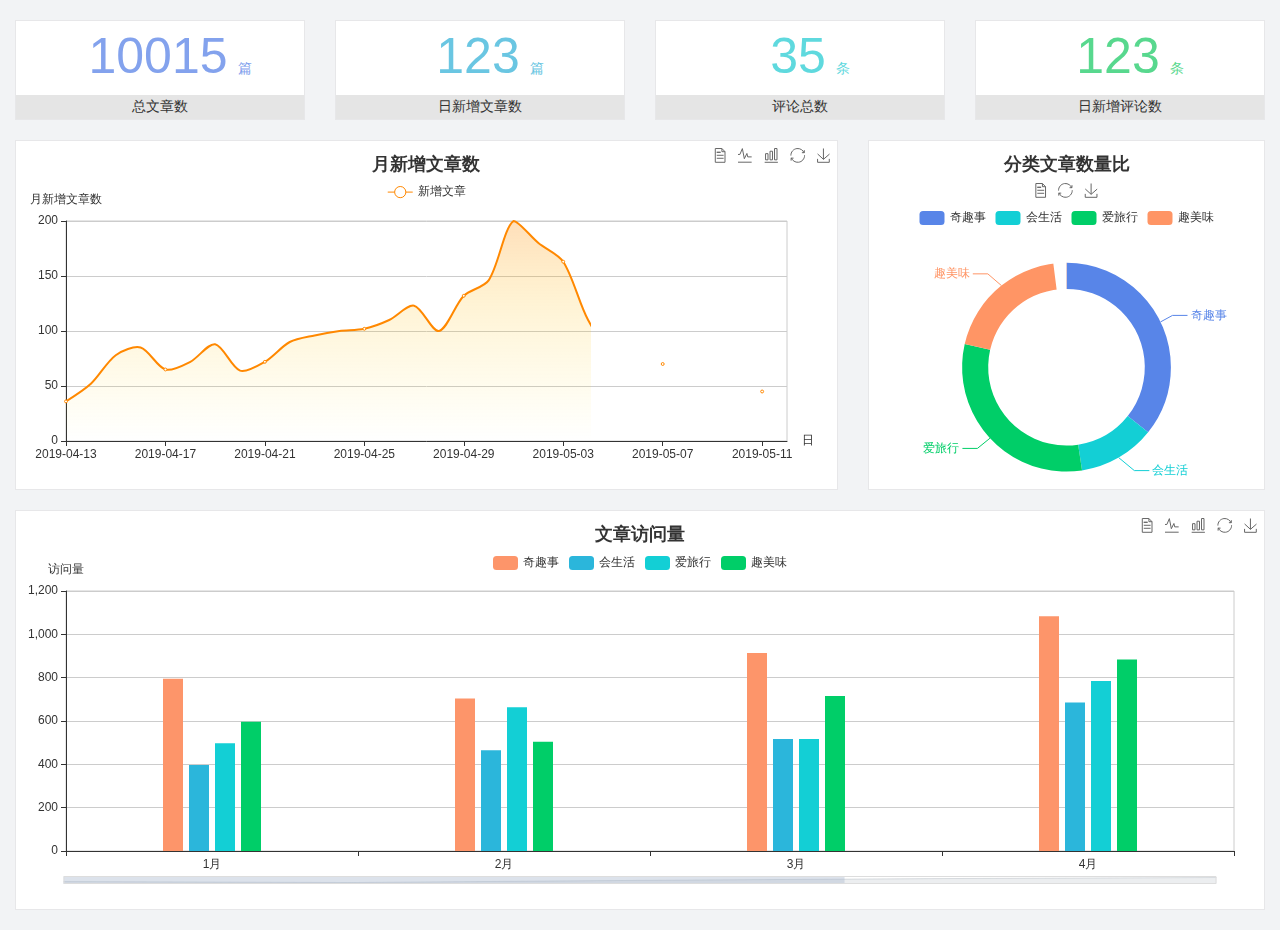
<file: home/dashboard.html>
<!DOCTYPE html>
<html lang="en">

<head>
    <meta charset="UTF-8">
    <meta name="viewport" content="width=device-width, initial-scale=1.0">
    <meta http-equiv="X-UA-Compatible" content="ie=edge">
    <title>图表统计</title>
    <link rel="stylesheet" href="../../assets/lib/bootstrap.css" />
    <link rel="stylesheet" href="../../assets/lib/main.css" />
    <script src="../../assets/lib/jquery.js"></script>
    <script type="text/javascript" src="../../assets/lib/echarts.min.js"></script>
</head>

<body>
    <div class="container-fluid">
        <div class="row spannel_list">
            <div class="col-sm-3 col-xs-6">
                <div class="spannel">
                    <em>10015</em><span>篇</span>
                    <b>总文章数</b>
                </div>
            </div>
            <div class="col-sm-3 col-xs-6">
                <div class="spannel scolor01">
                    <em>123</em><span>篇</span>
                    <b>日新增文章数</b>
                </div>
            </div>
            <div class="col-sm-3 col-xs-6">
                <div class="spannel scolor02">
                    <em>35</em><span>条</span>
                    <b>评论总数</b>
                </div>
            </div>
            <div class="col-sm-3 col-xs-6">
                <div class="spannel scolor03">
                    <em>123</em><span>条</span>
                    <b>日新增评论数</b>
                </div>
            </div>
        </div>
    </div>

    <div class="container-fluid">
        <div class="row curve-pie">
            <div class="col-lg-8 col-md-8">
                <div class="gragh_pannel" id="curve_show"></div>
            </div>
            <div class="col-lg-4 col-md-4">
                <div class="gragh_pannel" id="pie_show"></div>
            </div>
        </div>
    </div>

    <div class="container-fluid">
        <div class="column_pannel" id="column_show"></div>
    </div>

    <script>
        var oChart = echarts.init(document.getElementById('curve_show'));
        var aList_all = [{
            'count': 36,
            'date': '2019-04-13'
        }, {
            'count': 52,
            'date': '2019-04-14'
        }, {
            'count': 78,
            'date': '2019-04-15'
        }, {
            'count': 85,
            'date': '2019-04-16'
        }, {
            'count': 65,
            'date': '2019-04-17'
        }, {
            'count': 72,
            'date': '2019-04-18'
        }, {
            'count': 88,
            'date': '2019-04-19'
        }, {
            'count': 64,
            'date': '2019-04-20'
        }, {
            'count': 72,
            'date': '2019-04-21'
        }, {
            'count': 90,
            'date': '2019-04-22'
        }, {
            'count': 96,
            'date': '2019-04-23'
        }, {
            'count': 100,
            'date': '2019-04-24'
        }, {
            'count': 102,
            'date': '2019-04-25'
        }, {
            'count': 110,
            'date': '2019-04-26'
        }, {
            'count': 123,
            'date': '2019-04-27'
        }, {
            'count': 100,
            'date': '2019-04-28'
        }, {
            'count': 132,
            'date': '2019-04-29'
        }, {
            'count': 146,
            'date': '2019-04-30'
        }, {
            'count': 200,
            'date': '2019-05-01'
        }, {
            'count': 180,
            'date': '2019-05-02'
        }, {
            'count': 163,
            'date': '2019-05-03'
        }, {
            'count': 110,
            'date': '2019-05-04'
        }, {
            'count': 80,
            'date': '2019-05-05'
        }, {
            'count': 82,
            'date': '2019-05-06'
        }, {
            'count': 70,
            'date': '2019-05-07'
        }, {
            'count': 65,
            'date': '2019-05-08'
        }, {
            'count': 54,
            'date': '2019-05-09'
        }, {
            'count': 40,
            'date': '2019-05-10'
        }, {
            'count': 45,
            'date': '2019-05-11'
        }, {
            'count': 38,
            'date': '2019-05-12'
        }, ];

        let aCount = [];
        let aDate = [];

        for (var i = 0; i < aList_all.length; i++) {
            aCount.push(aList_all[i].count);
            aDate.push(aList_all[i].date);
        }

        var chartopt = {
            title: {
                text: '月新增文章数',
                left: 'center',
                top: '10'
            },
            tooltip: {
                trigger: 'axis'
            },
            legend: {
                data: ['新增文章'],
                top: '40'
            },
            toolbox: {
                show: true,
                feature: {
                    mark: {
                        show: true
                    },
                    dataView: {
                        show: true,
                        readOnly: false
                    },
                    magicType: {
                        show: true,
                        type: ['line', 'bar']
                    },
                    restore: {
                        show: true
                    },
                    saveAsImage: {
                        show: true
                    }
                }
            },
            calculable: true,
            xAxis: [{
                name: '日',
                type: 'category',
                boundaryGap: false,
                data: aDate
            }],
            yAxis: [{
                name: '月新增文章数',
                type: 'value'
            }],
            series: [{
                name: '新增文章',
                type: 'line',
                smooth: true,
                itemStyle: {
                    normal: {
                        areaStyle: {
                            type: 'default'
                        },
                        color: '#f80'
                    },
                    lineStyle: {
                        color: '#f80'
                    }
                },
                data: aCount
            }],
            areaStyle: {
                normal: {
                    color: new echarts.graphic.LinearGradient(0, 0, 0, 1, [{
                        offset: 0,
                        color: 'rgba(255,136,0,0.39)'
                    }, {
                        offset: .34,
                        color: 'rgba(255,180,0,0.25)'
                    }, {
                        offset: 1,
                        color: 'rgba(255,222,0,0.00)'
                    }])

                }
            },
            grid: {
                show: true,
                x: 50,
                x2: 50,
                y: 80,
                height: 220
            }
        };

        oChart.setOption(chartopt);


        var oPie = echarts.init(document.getElementById('pie_show'));
        var oPieopt = {
            title: {
                top: 10,
                text: '分类文章数量比',
                x: 'center'
            },
            tooltip: {
                trigger: 'item',
                formatter: "{a} <br/>{b} : {c} ({d}%)"
            },
            color: ['#5885e8', '#13cfd5', '#00ce68', '#ff9565'],
            legend: {
                x: 'center',
                top: 65,
                data: ['奇趣事', '会生活', '爱旅行', '趣美味']
            },
            toolbox: {
                show: true,
                x: 'center',
                top: 35,
                feature: {
                    mark: {
                        show: true
                    },
                    dataView: {
                        show: true,
                        readOnly: false
                    },
                    magicType: {
                        show: true,
                        type: ['pie', 'funnel'],
                        option: {
                            funnel: {
                                x: '25%',
                                width: '50%',
                                funnelAlign: 'left',
                                max: 1548
                            }
                        }
                    },
                    restore: {
                        show: true
                    },
                    saveAsImage: {
                        show: true
                    }
                }
            },
            calculable: true,
            series: [{
                name: '访问来源',
                type: 'pie',
                radius: ['45%', '60%'],
                center: ['50%', '65%'],
                data: [{
                    value: 300,
                    name: '奇趣事'
                }, {
                    value: 100,
                    name: '会生活'
                }, {
                    value: 260,
                    name: '爱旅行'
                }, {
                    value: 180,
                    name: '趣美味'
                }]
            }]
        };
        oPie.setOption(oPieopt);



        var oColumn = this.echarts.init(document.getElementById('column_show'));
        var oColumnopt = {
            title: {
                text: '文章访问量',
                left: 'center',
                top: '10'
            },
            tooltip: {
                trigger: 'axis'
            },
            legend: {
                data: ['奇趣事', '会生活', '爱旅行', '趣美味'],
                top: '40'
            },
            toolbox: {
                show: true,
                feature: {
                    mark: {
                        show: true
                    },
                    dataView: {
                        show: true,
                        readOnly: false
                    },
                    magicType: {
                        show: true,
                        type: ['line', 'bar']
                    },
                    restore: {
                        show: true
                    },
                    saveAsImage: {
                        show: true
                    }
                }
            },
            calculable: true,
            xAxis: [{
                type: 'category',
                data: ['1月', '2月', '3月', '4月', '5月']
            }],
            yAxis: [{
                name: '访问量',
                type: 'value'
            }],
            series: [{
                name: '奇趣事',
                type: 'bar',
                barWidth: 20,
                itemStyle: {
                    normal: {
                        areaStyle: {
                            type: 'default'
                        },
                        color: '#fd956a'
                    }
                },
                data: [800, 708, 920, 1090, 1200]
            }, {
                name: '会生活',
                type: 'bar',
                barWidth: 20,
                itemStyle: {
                    normal: {
                        areaStyle: {
                            type: 'default'
                        },
                        color: '#2bb6db'
                    }
                },
                data: [400, 468, 520, 690, 800]
            }, {
                name: '爱旅行',
                type: 'bar',
                barWidth: 20,
                itemStyle: {
                    normal: {
                        areaStyle: {
                            type: 'default'
                        },
                        color: '#13cfd5'
                    }
                },
                data: [500, 668, 520, 790, 900]
            }, {
                name: '趣美味',
                type: 'bar',
                barWidth: 20,
                itemStyle: {
                    normal: {
                        areaStyle: {
                            type: 'default'
                        },
                        color: '#00ce68'
                    }
                },
                data: [600, 508, 720, 890, 1000]
            }],
            grid: {
                show: true,
                x: 50,
                x2: 30,
                y: 80,
                height: 260
            },
            dataZoom: [ //给x轴设置滚动条
                {
                    start: 0, //默认为0
                    end: 100 - 1000 / 31, //默认为100
                    type: 'slider',
                    show: true,
                    xAxisIndex: [0],
                    handleSize: 0, //滑动条的 左右2个滑动条的大小
                    height: 8, //组件高度
                    left: 45, //左边的距离
                    right: 50, //右边的距离
                    bottom: 26, //右边的距离
                    handleColor: '#ddd', //h滑动图标的颜色
                    handleStyle: {
                        borderColor: "#cacaca",
                        borderWidth: "1",
                        shadowBlur: 2,
                        background: "#ddd",
                        shadowColor: "#ddd",
                    }
                }
            ]
        };
        oColumn.setOption(oColumnopt);
    </script>
</body>

</html>
</file>
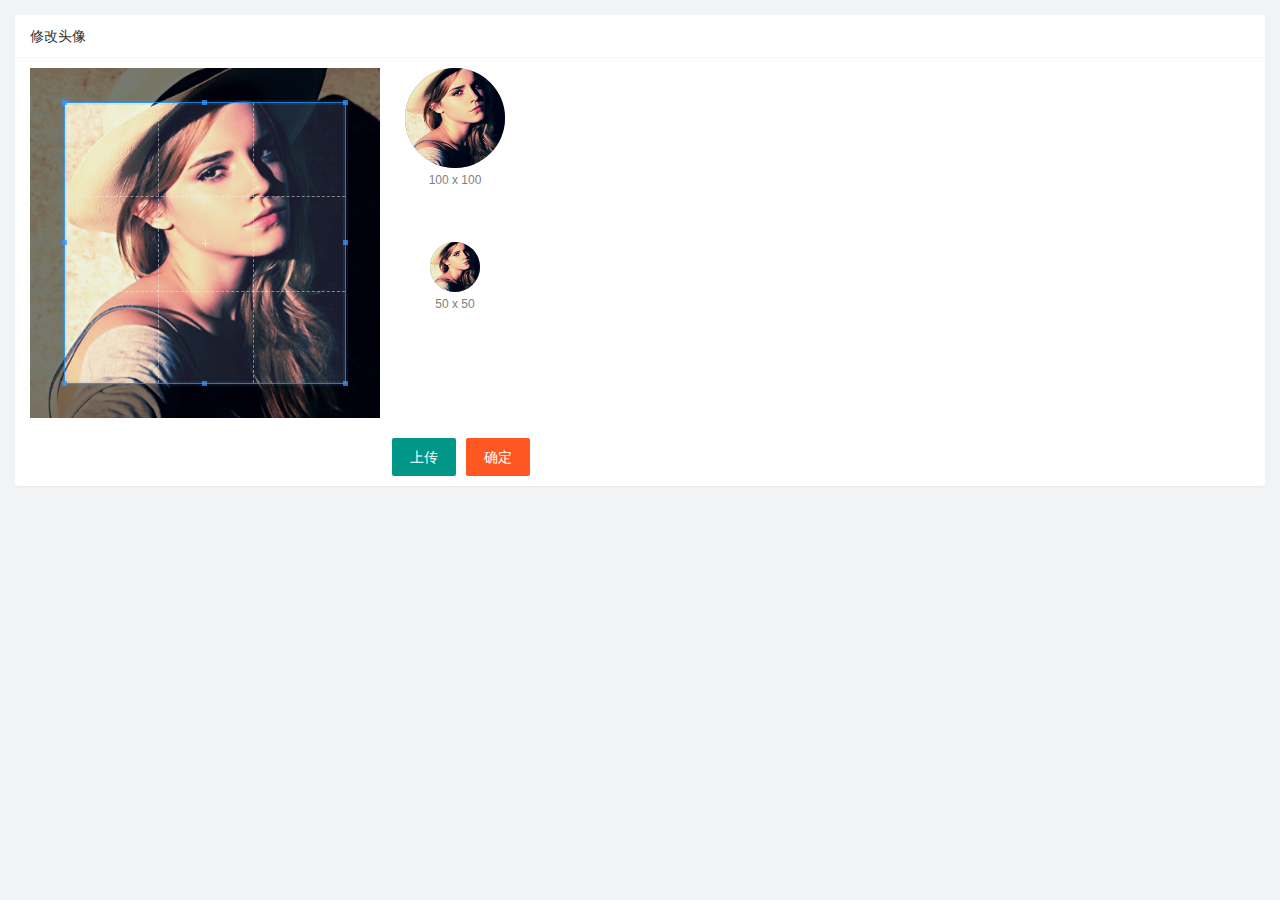
<file: user/user_avatar.html>
<!DOCTYPE html>
<html lang="en">

<head>
    <meta charset="UTF-8">
    <meta http-equiv="X-UA-Compatible" content="IE=edge">
    <meta name="viewport" content="width=device-width, initial-scale=1.0">
    <title>Document</title>
    <link rel="stylesheet" href="/assets/lib/layui/css/layui.css">
    <link rel="stylesheet" href="/assets/css/user/user_avatar.css">
    <link rel="stylesheet" href="/assets/lib/cropper/cropper.css">
</head>

<body>
    <div class="layui-card">
        <div class="layui-card-header">修改头像</div>
        <div class="layui-card-body">
            <!-- 第一行的图片裁剪和预览区域 -->
            <div class="row1">
                <!-- 图片裁剪区域 -->
                <div class="cropper-box">
                    <!-- 这个 img 标签很重要，将来会把它初始化为裁剪区域 -->
                    <img id="image" src="/assets/images/sample.jpg" />
                </div>
                <!-- 图片的预览区域 -->
                <div class="preview-box">
                    <div>
                        <!-- 宽高为 100px 的预览区域 -->
                        <div class="img-preview w100"></div>
                        <p class="size">100 x 100</p>
                    </div>
                    <div>
                        <!-- 宽高为 50px 的预览区域 -->
                        <div class="img-preview w50"></div>
                        <p class="size">50 x 50</p>
                    </div>
                </div>
            </div>

            <!-- 第二行的按钮区域 -->
            <div class="row2">
                <!-- 放一个隐藏的文件选择框 -->
                <input type="file" id="file" accept="image/png,image/jpeg">
                <button type="button" class="layui-btn" id="btnChooseImage">上传</button>
                <button type="button" class="layui-btn layui-btn-danger" id="btnUpload">确定</button>
            </div>
        </div>
    </div>


















    <!-- 导入各种js -->
    <script src="/assets/lib/layui/layui.all.js"></script>
    <script src="/assets/lib/jquery.js"></script>
    <script src="/assets/lib/cropper/Cropper.js"></script>
    <script src="/assets/lib/cropper/jquery-cropper.js"></script>
    <script src="/assets/js/baseAPI.js"></script>
    <script src="/assets/js/user/user_avatar.js"></script>
</body>

</html>
</file>
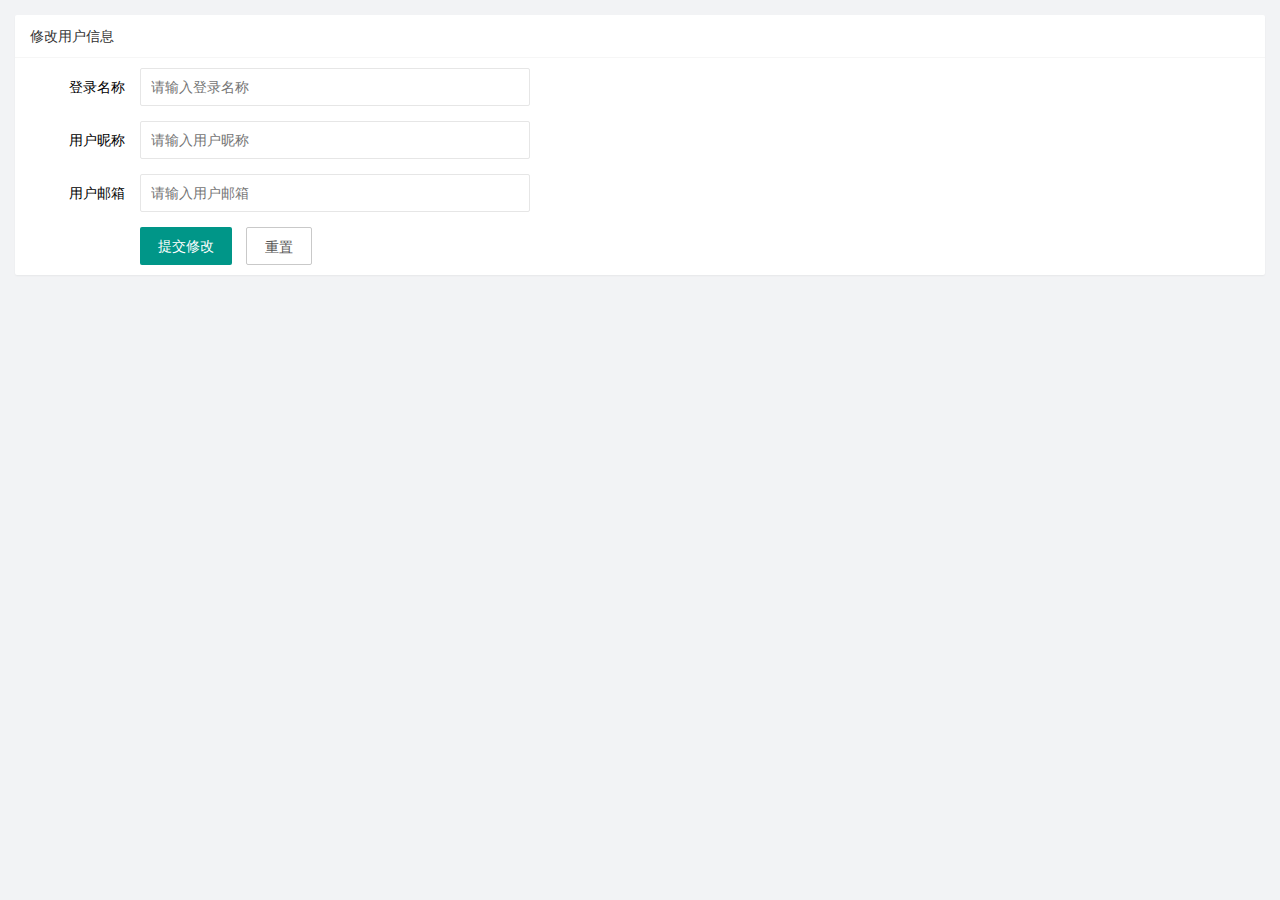
<file: user/user_info.html>
<!DOCTYPE html>
<html lang="en">

<head>
    <meta charset="UTF-8">
    <meta http-equiv="X-UA-Compatible" content="IE=edge">
    <meta name="viewport" content="width=device-width, initial-scale=1.0">
    <title>个人信息</title>
    <link rel="stylesheet" href="/assets/lib/layui/css/layui.css">
    <link rel="stylesheet" href="/assets/css/user/user_info.css">
</head>

<body>
    <!-- 个人资料 -->
    <div class="layui-card">
        <div class="layui-card-header">修改用户信息</div>
        <div class="layui-card-body">
            <!-- 表单区 -->
            <form class="layui-form" lay-filter="formUserInfo">
                <!-- 弄一个隐藏域来用于获取用户ID -->
                <input type="hidden" name="id" value="">
                <div class="layui-form-item">
                    <label class="layui-form-label">登录名称</label>
                    <div class="layui-input-block">
                        <input type="text" name="username" readonly required lay-verify="required" placeholder="请输入登录名称" autocomplete="off" class="layui-input">
                    </div>
                </div>
                <div class="layui-form-item">
                    <label class="layui-form-label">用户昵称</label>
                    <div class="layui-input-block">
                        <input type="text" name="nickname" required lay-verify="required|nickname" placeholder="请输入用户昵称" autocomplete="off" class="layui-input">
                    </div>
                </div>
                <div class="layui-form-item">
                    <label class="layui-form-label">用户邮箱</label>
                    <div class="layui-input-block">
                        <input type="text" name="email" required lay-verify="required|emali" placeholder="请输入用户邮箱" autocomplete="off" class="layui-input">
                    </div>
                </div>
                <div class="layui-input-block">
                    <button class="layui-btn" lay-submit lay-filter="formDemo">提交修改</button>
                    <button type="reset" class="layui-btn layui-btn-primary" id="btnReset">重置</button>
                </div>
            </form>
        </div>
        <!-- 导入各种js -->
        <script src="/assets/lib/layui/layui.all.js"></script>
        <script src="/assets/lib/jquery.js"></script>
        <script src="/assets/js/baseAPI.js"></script>
        <script src="/assets/js/user/user_info.js"></script>
</body>

</html>
</file>
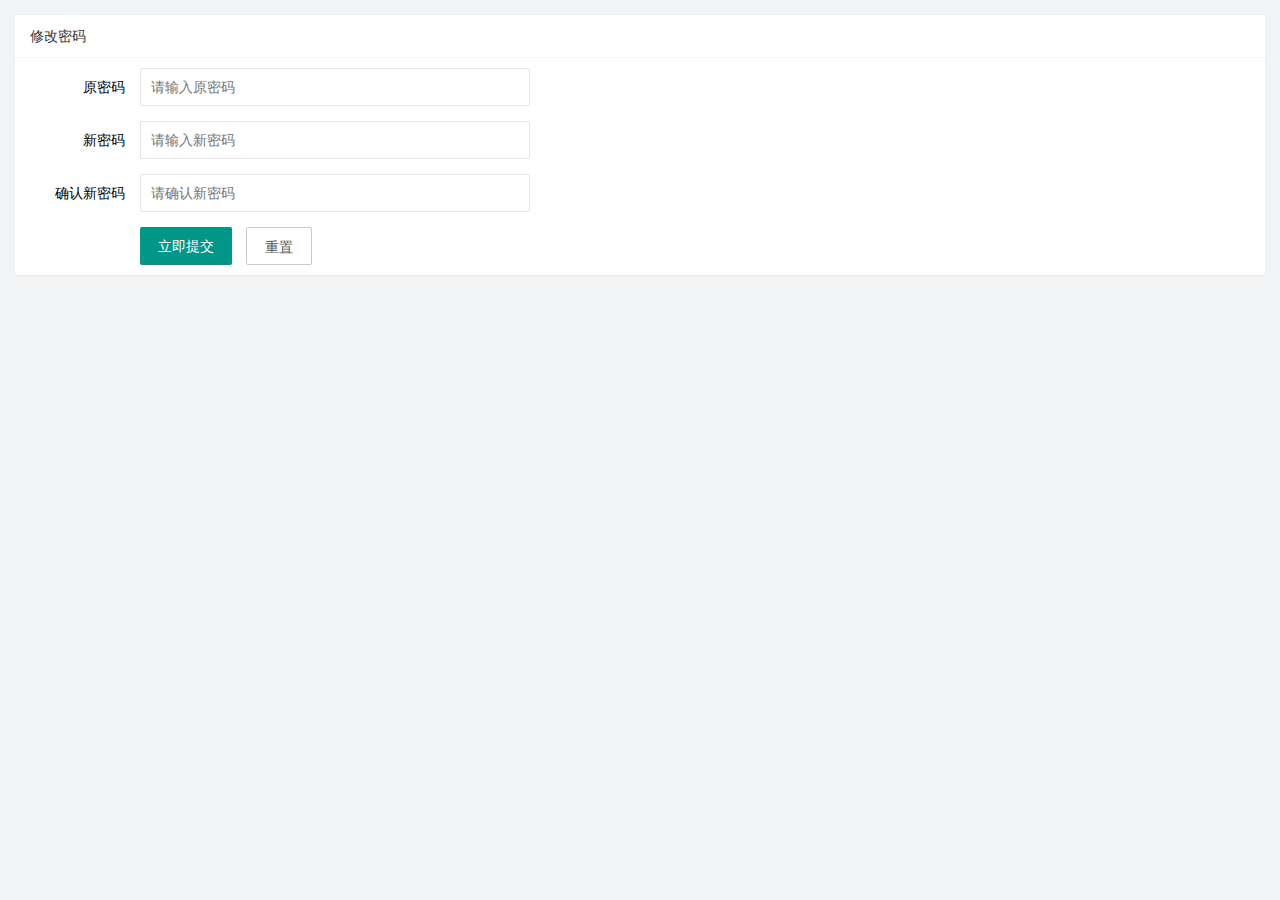
<file: user/user_pwd.html>
<!DOCTYPE html>
<html lang="en">

<head>
    <meta charset="UTF-8">
    <meta http-equiv="X-UA-Compatible" content="IE=edge">
    <meta name="viewport" content="width=device-width, initial-scale=1.0">
    <title>Document</title>
    <link rel="stylesheet" href="/assets/lib/layui/css/layui.css">
    <link rel="stylesheet" href="/assets/css/user/user_pwd.css">
</head>

<body>
    <!-- 修改密码 -->
    <div class="layui-card">
        <div class="layui-card-header">修改密码</div>
        <div class="layui-card-body">
            <form class="layui-form" action="">
                <div class="layui-form-item">
                    <label class="layui-form-label">原密码</label>
                    <div class="layui-input-block">
                        <input type="password" name="oldPwd" required lay-verify="required|pwd" placeholder="请输入原密码" autocomplete="off" class="layui-input">
                    </div>
                </div>
                <div class="layui-form-item">
                    <label class="layui-form-label">新密码</label>
                    <div class="layui-input-block">
                        <input type="password" name="newPwd" required lay-verify="required|pwd|samePwd" placeholder="请输入新密码" autocomplete="off" class="layui-input">
                    </div>
                </div>
                <div class="layui-form-item">
                    <label class="layui-form-label">确认新密码</label>
                    <div class="layui-input-block">
                        <input type="password" name="rePwd" required lay-verify="required|pwd|rePwd" placeholder="请确认新密码" autocomplete="off" class="layui-input">
                    </div>
                </div>
                <div class="layui-input-block">
                    <button class="layui-btn" lay-submit lay-filter="formDemo">立即提交</button>
                    <button type="reset" class="layui-btn layui-btn-primary">重置</button>
                </div>
            </form>
        </div>
    </div>




















    <!-- 导入各种js -->
    <script src="/assets/lib/layui/layui.all.js"></script>
    <script src="/assets/lib/jquery.js"></script>
    <script src="/assets/js/baseAPI.js"></script>
    <script src="/assets/js/user/user_pwd.js"></script>
</body>

</html>
</file>
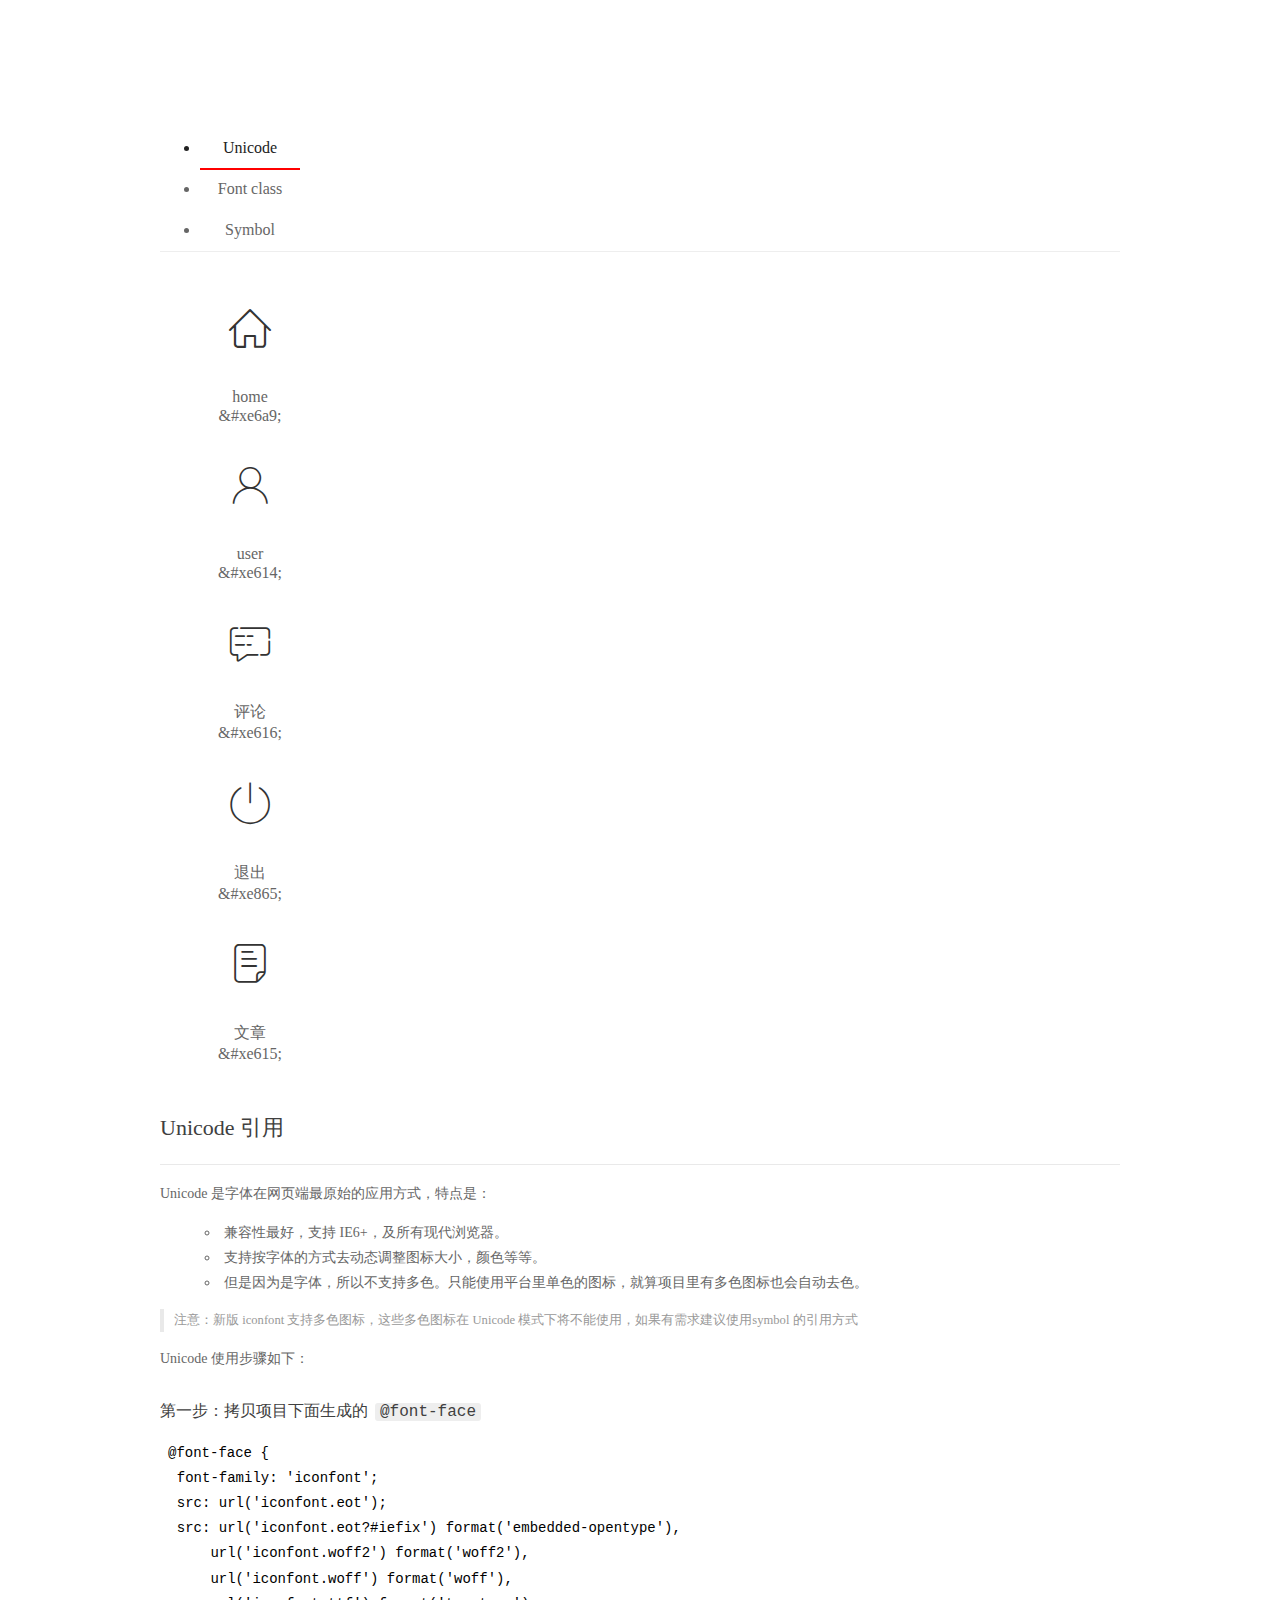
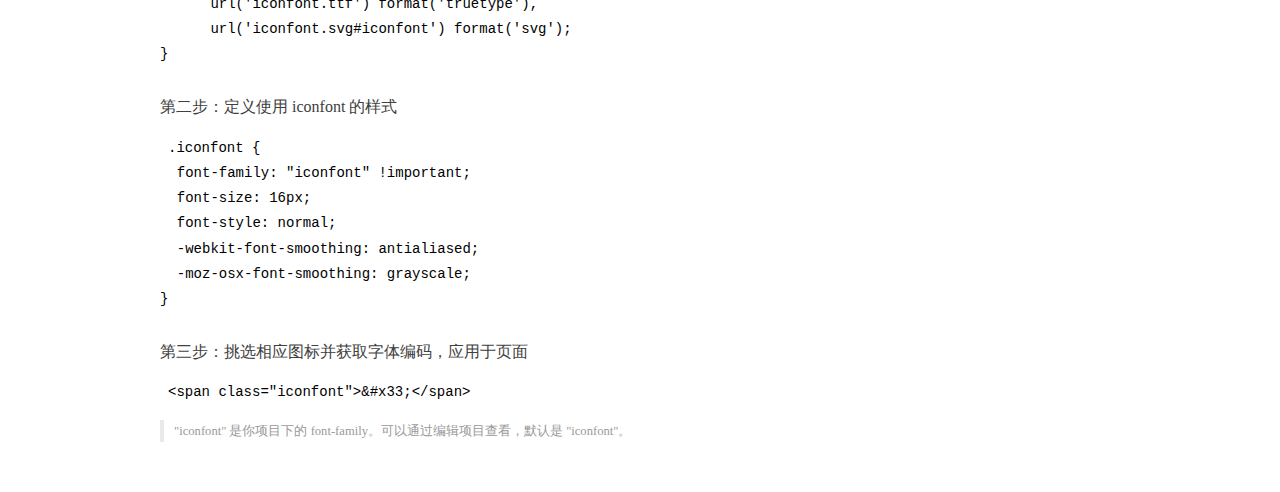
<file: assets/fonts/demo_index.html>
<!DOCTYPE html>
<html>
<head>
  <meta charset="utf-8"/>
  <title>IconFont Demo</title>
  <link rel="shortcut icon" href="https://gtms04.alicdn.com/tps/i4/TB1_oz6GVXXXXaFXpXXJDFnIXXX-64-64.ico" type="image/x-icon"/>
  <link rel="stylesheet" href="https://g.alicdn.com/thx/cube/1.3.2/cube.min.css">
  <link rel="stylesheet" href="demo.css">
  <link rel="stylesheet" href="iconfont.css">
  <script src="iconfont.js"></script>
  <!-- jQuery -->
  <script src="https://a1.alicdn.com/oss/uploads/2018/12/26/7bfddb60-08e8-11e9-9b04-53e73bb6408b.js"></script>
  <!-- 代码高亮 -->
  <script src="https://a1.alicdn.com/oss/uploads/2018/12/26/a3f714d0-08e6-11e9-8a15-ebf944d7534c.js"></script>
</head>
<body>
  <div class="main">
    <h1 class="logo"><a href="https://www.iconfont.cn/" title="iconfont 首页" target="_blank">&#xe86b;</a></h1>
    <div class="nav-tabs">
      <ul id="tabs" class="dib-box">
        <li class="dib active"><span>Unicode</span></li>
        <li class="dib"><span>Font class</span></li>
        <li class="dib"><span>Symbol</span></li>
      </ul>
      
    </div>
    <div class="tab-container">
      <div class="content unicode" style="display: block;">
          <ul class="icon_lists dib-box">
          
            <li class="dib">
              <span class="icon iconfont">&#xe6a9;</span>
                <div class="name">home</div>
                <div class="code-name">&amp;#xe6a9;</div>
              </li>
          
            <li class="dib">
              <span class="icon iconfont">&#xe614;</span>
                <div class="name">user</div>
                <div class="code-name">&amp;#xe614;</div>
              </li>
          
            <li class="dib">
              <span class="icon iconfont">&#xe616;</span>
                <div class="name">评论</div>
                <div class="code-name">&amp;#xe616;</div>
              </li>
          
            <li class="dib">
              <span class="icon iconfont">&#xe865;</span>
                <div class="name">退出</div>
                <div class="code-name">&amp;#xe865;</div>
              </li>
          
            <li class="dib">
              <span class="icon iconfont">&#xe615;</span>
                <div class="name">文章</div>
                <div class="code-name">&amp;#xe615;</div>
              </li>
          
          </ul>
          <div class="article markdown">
          <h2 id="unicode-">Unicode 引用</h2>
          <hr>

          <p>Unicode 是字体在网页端最原始的应用方式，特点是：</p>
          <ul>
            <li>兼容性最好，支持 IE6+，及所有现代浏览器。</li>
            <li>支持按字体的方式去动态调整图标大小，颜色等等。</li>
            <li>但是因为是字体，所以不支持多色。只能使用平台里单色的图标，就算项目里有多色图标也会自动去色。</li>
          </ul>
          <blockquote>
            <p>注意：新版 iconfont 支持多色图标，这些多色图标在 Unicode 模式下将不能使用，如果有需求建议使用symbol 的引用方式</p>
          </blockquote>
          <p>Unicode 使用步骤如下：</p>
          <h3 id="-font-face">第一步：拷贝项目下面生成的 <code>@font-face</code></h3>
<pre><code class="language-css"
>@font-face {
  font-family: 'iconfont';
  src: url('iconfont.eot');
  src: url('iconfont.eot?#iefix') format('embedded-opentype'),
      url('iconfont.woff2') format('woff2'),
      url('iconfont.woff') format('woff'),
      url('iconfont.ttf') format('truetype'),
      url('iconfont.svg#iconfont') format('svg');
}
</code></pre>
          <h3 id="-iconfont-">第二步：定义使用 iconfont 的样式</h3>
<pre><code class="language-css"
>.iconfont {
  font-family: "iconfont" !important;
  font-size: 16px;
  font-style: normal;
  -webkit-font-smoothing: antialiased;
  -moz-osx-font-smoothing: grayscale;
}
</code></pre>
          <h3 id="-">第三步：挑选相应图标并获取字体编码，应用于页面</h3>
<pre>
<code class="language-html"
>&lt;span class="iconfont"&gt;&amp;#x33;&lt;/span&gt;
</code></pre>
          <blockquote>
            <p>"iconfont" 是你项目下的 font-family。可以通过编辑项目查看，默认是 "iconfont"。</p>
          </blockquote>
          </div>
      </div>
      <div class="content font-class">
        <ul class="icon_lists dib-box">
          
          <li class="dib">
            <span class="icon iconfont icon-home"></span>
            <div class="name">
              home
            </div>
            <div class="code-name">.icon-home
            </div>
          </li>
          
          <li class="dib">
            <span class="icon iconfont icon-user"></span>
            <div class="name">
              user
            </div>
            <div class="code-name">.icon-user
            </div>
          </li>
          
          <li class="dib">
            <span class="icon iconfont icon-pinglun"></span>
            <div class="name">
              评论
            </div>
            <div class="code-name">.icon-pinglun
            </div>
          </li>
          
          <li class="dib">
            <span class="icon iconfont icon-tuichu"></span>
            <div class="name">
              退出
            </div>
            <div class="code-name">.icon-tuichu
            </div>
          </li>
          
          <li class="dib">
            <span class="icon iconfont icon-16"></span>
            <div class="name">
              文章
            </div>
            <div class="code-name">.icon-16
            </div>
          </li>
          
        </ul>
        <div class="article markdown">
        <h2 id="font-class-">font-class 引用</h2>
        <hr>

        <p>font-class 是 Unicode 使用方式的一种变种，主要是解决 Unicode 书写不直观，语意不明确的问题。</p>
        <p>与 Unicode 使用方式相比，具有如下特点：</p>
        <ul>
          <li>兼容性良好，支持 IE8+，及所有现代浏览器。</li>
          <li>相比于 Unicode 语意明确，书写更直观。可以很容易分辨这个 icon 是什么。</li>
          <li>因为使用 class 来定义图标，所以当要替换图标时，只需要修改 class 里面的 Unicode 引用。</li>
          <li>不过因为本质上还是使用的字体，所以多色图标还是不支持的。</li>
        </ul>
        <p>使用步骤如下：</p>
        <h3 id="-fontclass-">第一步：引入项目下面生成的 fontclass 代码：</h3>
<pre><code class="language-html">&lt;link rel="stylesheet" href="./iconfont.css"&gt;
</code></pre>
        <h3 id="-">第二步：挑选相应图标并获取类名，应用于页面：</h3>
<pre><code class="language-html">&lt;span class="iconfont icon-xxx"&gt;&lt;/span&gt;
</code></pre>
        <blockquote>
          <p>"
            iconfont" 是你项目下的 font-family。可以通过编辑项目查看，默认是 "iconfont"。</p>
        </blockquote>
      </div>
      </div>
      <div class="content symbol">
          <ul class="icon_lists dib-box">
          
            <li class="dib">
                <svg class="icon svg-icon" aria-hidden="true">
                  <use xlink:href="#icon-home"></use>
                </svg>
                <div class="name">home</div>
                <div class="code-name">#icon-home</div>
            </li>
          
            <li class="dib">
                <svg class="icon svg-icon" aria-hidden="true">
                  <use xlink:href="#icon-user"></use>
                </svg>
                <div class="name">user</div>
                <div class="code-name">#icon-user</div>
            </li>
          
            <li class="dib">
                <svg class="icon svg-icon" aria-hidden="true">
                  <use xlink:href="#icon-pinglun"></use>
                </svg>
                <div class="name">评论</div>
                <div class="code-name">#icon-pinglun</div>
            </li>
          
            <li class="dib">
                <svg class="icon svg-icon" aria-hidden="true">
                  <use xlink:href="#icon-tuichu"></use>
                </svg>
                <div class="name">退出</div>
                <div class="code-name">#icon-tuichu</div>
            </li>
          
            <li class="dib">
                <svg class="icon svg-icon" aria-hidden="true">
                  <use xlink:href="#icon-16"></use>
                </svg>
                <div class="name">文章</div>
                <div class="code-name">#icon-16</div>
            </li>
          
          </ul>
          <div class="article markdown">
          <h2 id="symbol-">Symbol 引用</h2>
          <hr>

          <p>这是一种全新的使用方式，应该说这才是未来的主流，也是平台目前推荐的用法。相关介绍可以参考这篇<a href="">文章</a>
            这种用法其实是做了一个 SVG 的集合，与另外两种相比具有如下特点：</p>
          <ul>
            <li>支持多色图标了，不再受单色限制。</li>
            <li>通过一些技巧，支持像字体那样，通过 <code>font-size</code>, <code>color</code> 来调整样式。</li>
            <li>兼容性较差，支持 IE9+，及现代浏览器。</li>
            <li>浏览器渲染 SVG 的性能一般，还不如 png。</li>
          </ul>
          <p>使用步骤如下：</p>
          <h3 id="-symbol-">第一步：引入项目下面生成的 symbol 代码：</h3>
<pre><code class="language-html">&lt;script src="./iconfont.js"&gt;&lt;/script&gt;
</code></pre>
          <h3 id="-css-">第二步：加入通用 CSS 代码（引入一次就行）：</h3>
<pre><code class="language-html">&lt;style&gt;
.icon {
  width: 1em;
  height: 1em;
  vertical-align: -0.15em;
  fill: currentColor;
  overflow: hidden;
}
&lt;/style&gt;
</code></pre>
          <h3 id="-">第三步：挑选相应图标并获取类名，应用于页面：</h3>
<pre><code class="language-html">&lt;svg class="icon" aria-hidden="true"&gt;
  &lt;use xlink:href="#icon-xxx"&gt;&lt;/use&gt;
&lt;/svg&gt;
</code></pre>
          </div>
      </div>

    </div>
  </div>
  <script>
  $(document).ready(function () {
      $('.tab-container .content:first').show()

      $('#tabs li').click(function (e) {
        var tabContent = $('.tab-container .content')
        var index = $(this).index()

        if ($(this).hasClass('active')) {
          return
        } else {
          $('#tabs li').removeClass('active')
          $(this).addClass('active')

          tabContent.hide().eq(index).fadeIn()
        }
      })
    })
  </script>
</body>
</html>
</file>
<file: assets/lib/main.css>
body{
    font-family:'MicroSoft YaHei';
    background-color: #f2f3f5;
}
.main_wrap{
    position:fixed;
    width:100%;
    height:100%;
    left:0px;
    top:0px;
    background:url('../images/login_bg.jpg'); 
    background-size:100% 100%; 
  }
.header{
    width:1200px;
    overflow: hidden;
    margin:20px auto 0;
}
.heade .logo{
    float: left;
}
.header .copyright{
    float:right;
    font-size:12px;
    color:#fff;
    text-align:right;
    line-height:20px;
    margin-top:10px;
}
.login_form_con{
    position:absolute;
    left:50%;
    top:50%;
    margin-left:-200px;
    margin-top:-155px;
    width:400px;
    height:310px;
    background-color: #edeff0;
}

.login_form{
    position: relative;
}

.login_form .icon-user{
    position:absolute;
    font-size:16px;
    color:#999;
    left:46px;
    top:12px;
}
.login_form .icon-key{
    position:absolute;
    font-size:18px;
    color:#999;
    left:46px;
    top:78px;
}
.login_title{
    height:60px;
    background:url('../images/login_title.png') center center no-repeat #fff;
}
.input_txt,.input_pass,.input_sub{
    display:block;
    width:334px;
    height:37px;
    padding:0px;
    text-indent:40px;
    border:1px solid #ddd;
    margin:27px auto 0;
    outline:none;
}
.input_sub{
    margin-top:40px;
    height:42px;
    background-color: #19b9e7;
    text-indent:0px;
    font-size:18px;
    color:#fff;
    cursor: pointer;
}
.input_sub:hover{
    background-color: #08a0cc;
}

.sider{
    position:fixed;
    left:0;
    top:0;
    bottom:0;
    width:210px;
    background-color: #323745;
}
.sider .logo{
    display:block;
    height:56px;
    background-color: #242732;
    overflow: hidden;
}
.sider .logo img{
    display:block;
    margin:6px auto 0;
}
.user_info{
    height:79px;
    border-bottom:1px solid #5a5e6b;
}

.user_info img{
    float: left;
    width:40px;
    height:40px;
    border-radius:20px;
    margin:19px 0 0 30px;
}
.user_info span{
    float: left;
    width:120px;
    font-size:12px;
    color:#fff;
    margin:23px 0 0 20px;
}
.user_info b{
    float: left;
    width: 120px;
    font-weight:normal;
    font-size:12px;
    color:#adafb5;
    margin:2px 0 0 20px;
}

.menu .level01{
    height:50px;
    line-height:50px;
}
.menu .level01 a{
    display:block;
    height:50px;
    font-size:12px;
    color:#adafb5;
    overflow: hidden;
}
.menu .level01.active a{
    background-color: #1378f0;
    color:#fff;
}
.menu .level01.active i{
    color:#fff;
}

.menu .level01 a:hover{
    background-color: #1378f0;
    color:#fff;
}
.menu .level01 a:hover i{
    color:#fff;
}
.menu .level01 i{
    color:#61646f;
    font-size:22px;
    float: left;
    margin-left:26px;
}
.menu .level01 span{
    float: left;
    margin-left:10px;
}
.menu .level01 b{
    float: right;
    margin-right:20px;
    font-weight:normal;
    transform:rotate(90deg);
    transition:all 500ms ease;
}

.menu .level01 .rotate0{
    transform:rotate(0deg);
}

.menu .level02{
    background: #242732;
    display:none;
}


.menu .level02 li{
    height:40px;
    line-height:40px;
}
.menu .level02 li a{
    display:block;
    height:40px;
    font-size:12px;
    color:#adafb5;
    overflow: hidden;
}

.menu .level02 li a:hover{
    background-color: #1378f0;
    color:#fff;
}

.menu .level02 li i{
    font-size:12px;
    float: left;
    margin-left:60px;
}
.menu .level02 li span{
    font-size:12px;
    float: left;
    margin-left:5px;
}

.menu .level02 .active a{
    color:#ffae00;
}

.header_bar{
    position:fixed;
    left:210px;
    right:0;
    top:0;
    height:56px;
    background-color: #fff;
}

.main{
    position:fixed;
    left:210px;
    top:56px;
    right:0;
    bottom:0;
    background-color: #f2f3f5;
}

.search_form{
    width:218px;
    height:33px;
    border:1px solid #ddd;
    background-color: #f2f3f5;
    border-radius:16px;
    float: left;
    margin:12px 0 0 27px;
}

.search_form input{
    padding:0px;
    margin:0px;
    border:0px;
    float: left;
    background-color: #f2f3f5;
    font-size:12px;
    width:175px;
    height:31px;
    margin-left:12px;
    outline:none;
   
}

.search_form .icon-search{
    line-height:33px;
    cursor: pointer;
    font-size:18px;
    color:#abaebb;
}
.user_center_link{
    float:right;

}
.user_center_link a{
    line-height:56px;
    font-size:12px;
    color:#999;
    margin-right:15px;
}
.user_center_link a:hover{
    color:#ffae00
}

.user_center_link img{
    width:42px;
    height:42px;
    border-radius:32px;
    margin-right:10px;
}

.spannel_list{
    margin-top:20px;
}

.spannel{
	height:100px;
	overflow:hidden;
	text-align:center;
    position:relative;
    background-color: #fff;
    border:1px solid #e7e7e9;
    margin-bottom:20px;
}

.spannel em{
    font-style:normal;
	font-size:50px;
	line-height:50px;
	display:inline-block;
	margin:10px 0 0 20px;
	font-family:'Arial';
	color:#83a2ed;
}

.spannel span{
	font-size:14px;
	display:inline-block;
	color:#83a2ed;
	margin-left:10px;
}

.spannel b{
	position:absolute;
	left:0;
	bottom:0;
	width:100%;
	line-height:24px;
	background:#e5e5e5;
	color:#333;
	font-size:14px;
	font-weight:normal;
}

.scolor01 em,.scolor01 span{
	color:#6ac6e2;
}

.scolor02 em,.scolor02 span{
	color:#5fd9de;
}

.scolor03 em,.scolor03 span{
	color:#58d88e;
}


.gragh_pannel{
    height:350px;
    border:1px solid #e7e7e9;
    background-color: #fff!important; 
    margin-bottom:20px;  
}

.column_pannel{
    margin-bottom:20px;
    height:400px;
    border:1px solid #e7e7e9;
    background-color: #fff!important;   
}

.common_title{
    line-height:42px;
    background-color: #fbfbfb;
    border:1px solid #e7e7e9;
    margin-top:20px;
    text-indent: 15px;
    font-size:14px;
    color:#333;
}

.common_con{
    border:1px solid #e7e7e9;
    border-top:0px;
    background-color: #fff;
    padding-bottom:20px;
    margin-bottom:20px;
}
.opt_btns{
    margin-top:20px;
}

.mp20{
    margin-top:20px;
}

.pagination{   
   margin:0;
}

.article_form{
    margin-top:20px;
}

.form-group{
    margin-bottom:25px;
}

.form-group label{
    font-weight:normal;
    color:#666;
}

.icon-icondate{
    line-height:16px;
}

.user_pic{
    width:100px;
    height:100px;
    margin-bottom:10px;
}

.article_cover{
    width:200px;
    height:200px;
    margin-bottom:10px;
}
</file>
<file: assets/lib/layui/css/layui.css>
/** layui-v2.5.5 MIT License By https://www.layui.com */
 .layui-inline,img{display:inline-block;vertical-align:middle}h1,h2,h3,h4,h5,h6{font-weight:400}.layui-edge,.layui-header,.layui-inline,.layui-main{position:relative}.layui-body,.layui-edge,.layui-elip{overflow:hidden}.layui-btn,.layui-edge,.layui-inline,img{vertical-align:middle}.layui-btn,.layui-disabled,.layui-icon,.layui-unselect{-moz-user-select:none;-webkit-user-select:none;-ms-user-select:none}.layui-elip,.layui-form-checkbox span,.layui-form-pane .layui-form-label{text-overflow:ellipsis;white-space:nowrap}.layui-breadcrumb,.layui-tree-btnGroup{visibility:hidden}blockquote,body,button,dd,div,dl,dt,form,h1,h2,h3,h4,h5,h6,input,li,ol,p,pre,td,textarea,th,ul{margin:0;padding:0;-webkit-tap-highlight-color:rgba(0,0,0,0)}a:active,a:hover{outline:0}img{border:none}li{list-style:none}table{border-collapse:collapse;border-spacing:0}h4,h5,h6{font-size:100%}button,input,optgroup,option,select,textarea{font-family:inherit;font-size:inherit;font-style:inherit;font-weight:inherit;outline:0}pre{white-space:pre-wrap;white-space:-moz-pre-wrap;white-space:-pre-wrap;white-space:-o-pre-wrap;word-wrap:break-word}body{line-height:24px;font:14px Helvetica Neue,Helvetica,PingFang SC,Tahoma,Arial,sans-serif}hr{height:1px;margin:10px 0;border:0;clear:both}a{color:#333;text-decoration:none}a:hover{color:#777}a cite{font-style:normal;*cursor:pointer}.layui-border-box,.layui-border-box *{box-sizing:border-box}.layui-box,.layui-box *{box-sizing:content-box}.layui-clear{clear:both;*zoom:1}.layui-clear:after{content:'\20';clear:both;*zoom:1;display:block;height:0}.layui-inline{*display:inline;*zoom:1}.layui-edge{display:inline-block;width:0;height:0;border-width:6px;border-style:dashed;border-color:transparent}.layui-edge-top{top:-4px;border-bottom-color:#999;border-bottom-style:solid}.layui-edge-right{border-left-color:#999;border-left-style:solid}.layui-edge-bottom{top:2px;border-top-color:#999;border-top-style:solid}.layui-edge-left{border-right-color:#999;border-right-style:solid}.layui-disabled,.layui-disabled:hover{color:#d2d2d2!important;cursor:not-allowed!important}.layui-circle{border-radius:100%}.layui-show{display:block!important}.layui-hide{display:none!important}@font-face{font-family:layui-icon;src:url(../font/iconfont.eot?v=250);src:url(../font/iconfont.eot?v=250#iefix) format('embedded-opentype'),url(../font/iconfont.woff2?v=250) format('woff2'),url(../font/iconfont.woff?v=250) format('woff'),url(../font/iconfont.ttf?v=250) format('truetype'),url(../font/iconfont.svg?v=250#layui-icon) format('svg')}.layui-icon{font-family:layui-icon!important;font-size:16px;font-style:normal;-webkit-font-smoothing:antialiased;-moz-osx-font-smoothing:grayscale}.layui-icon-reply-fill:before{content:"\e611"}.layui-icon-set-fill:before{content:"\e614"}.layui-icon-menu-fill:before{content:"\e60f"}.layui-icon-search:before{content:"\e615"}.layui-icon-share:before{content:"\e641"}.layui-icon-set-sm:before{content:"\e620"}.layui-icon-engine:before{content:"\e628"}.layui-icon-close:before{content:"\1006"}.layui-icon-close-fill:before{content:"\1007"}.layui-icon-chart-screen:before{content:"\e629"}.layui-icon-star:before{content:"\e600"}.layui-icon-circle-dot:before{content:"\e617"}.layui-icon-chat:before{content:"\e606"}.layui-icon-release:before{content:"\e609"}.layui-icon-list:before{content:"\e60a"}.layui-icon-chart:before{content:"\e62c"}.layui-icon-ok-circle:before{content:"\1005"}.layui-icon-layim-theme:before{content:"\e61b"}.layui-icon-table:before{content:"\e62d"}.layui-icon-right:before{content:"\e602"}.layui-icon-left:before{content:"\e603"}.layui-icon-cart-simple:before{content:"\e698"}.layui-icon-face-cry:before{content:"\e69c"}.layui-icon-face-smile:before{content:"\e6af"}.layui-icon-survey:before{content:"\e6b2"}.layui-icon-tree:before{content:"\e62e"}.layui-icon-upload-circle:before{content:"\e62f"}.layui-icon-add-circle:before{content:"\e61f"}.layui-icon-download-circle:before{content:"\e601"}.layui-icon-templeate-1:before{content:"\e630"}.layui-icon-util:before{content:"\e631"}.layui-icon-face-surprised:before{content:"\e664"}.layui-icon-edit:before{content:"\e642"}.layui-icon-speaker:before{content:"\e645"}.layui-icon-down:before{content:"\e61a"}.layui-icon-file:before{content:"\e621"}.layui-icon-layouts:before{content:"\e632"}.layui-icon-rate-half:before{content:"\e6c9"}.layui-icon-add-circle-fine:before{content:"\e608"}.layui-icon-prev-circle:before{content:"\e633"}.layui-icon-read:before{content:"\e705"}.layui-icon-404:before{content:"\e61c"}.layui-icon-carousel:before{content:"\e634"}.layui-icon-help:before{content:"\e607"}.layui-icon-code-circle:before{content:"\e635"}.layui-icon-water:before{content:"\e636"}.layui-icon-username:before{content:"\e66f"}.layui-icon-find-fill:before{content:"\e670"}.layui-icon-about:before{content:"\e60b"}.layui-icon-location:before{content:"\e715"}.layui-icon-up:before{content:"\e619"}.layui-icon-pause:before{content:"\e651"}.layui-icon-date:before{content:"\e637"}.layui-icon-layim-uploadfile:before{content:"\e61d"}.layui-icon-delete:before{content:"\e640"}.layui-icon-play:before{content:"\e652"}.layui-icon-top:before{content:"\e604"}.layui-icon-friends:before{content:"\e612"}.layui-icon-refresh-3:before{content:"\e9aa"}.layui-icon-ok:before{content:"\e605"}.layui-icon-layer:before{content:"\e638"}.layui-icon-face-smile-fine:before{content:"\e60c"}.layui-icon-dollar:before{content:"\e659"}.layui-icon-group:before{content:"\e613"}.layui-icon-layim-download:before{content:"\e61e"}.layui-icon-picture-fine:before{content:"\e60d"}.layui-icon-link:before{content:"\e64c"}.layui-icon-diamond:before{content:"\e735"}.layui-icon-log:before{content:"\e60e"}.layui-icon-rate-solid:before{content:"\e67a"}.layui-icon-fonts-del:before{content:"\e64f"}.layui-icon-unlink:before{content:"\e64d"}.layui-icon-fonts-clear:before{content:"\e639"}.layui-icon-triangle-r:before{content:"\e623"}.layui-icon-circle:before{content:"\e63f"}.layui-icon-radio:before{content:"\e643"}.layui-icon-align-center:before{content:"\e647"}.layui-icon-align-right:before{content:"\e648"}.layui-icon-align-left:before{content:"\e649"}.layui-icon-loading-1:before{content:"\e63e"}.layui-icon-return:before{content:"\e65c"}.layui-icon-fonts-strong:before{content:"\e62b"}.layui-icon-upload:before{content:"\e67c"}.layui-icon-dialogue:before{content:"\e63a"}.layui-icon-video:before{content:"\e6ed"}.layui-icon-headset:before{content:"\e6fc"}.layui-icon-cellphone-fine:before{content:"\e63b"}.layui-icon-add-1:before{content:"\e654"}.layui-icon-face-smile-b:before{content:"\e650"}.layui-icon-fonts-html:before{content:"\e64b"}.layui-icon-form:before{content:"\e63c"}.layui-icon-cart:before{content:"\e657"}.layui-icon-camera-fill:before{content:"\e65d"}.layui-icon-tabs:before{content:"\e62a"}.layui-icon-fonts-code:before{content:"\e64e"}.layui-icon-fire:before{content:"\e756"}.layui-icon-set:before{content:"\e716"}.layui-icon-fonts-u:before{content:"\e646"}.layui-icon-triangle-d:before{content:"\e625"}.layui-icon-tips:before{content:"\e702"}.layui-icon-picture:before{content:"\e64a"}.layui-icon-more-vertical:before{content:"\e671"}.layui-icon-flag:before{content:"\e66c"}.layui-icon-loading:before{content:"\e63d"}.layui-icon-fonts-i:before{content:"\e644"}.layui-icon-refresh-1:before{content:"\e666"}.layui-icon-rmb:before{content:"\e65e"}.layui-icon-home:before{content:"\e68e"}.layui-icon-user:before{content:"\e770"}.layui-icon-notice:before{content:"\e667"}.layui-icon-login-weibo:before{content:"\e675"}.layui-icon-voice:before{content:"\e688"}.layui-icon-upload-drag:before{content:"\e681"}.layui-icon-login-qq:before{content:"\e676"}.layui-icon-snowflake:before{content:"\e6b1"}.layui-icon-file-b:before{content:"\e655"}.layui-icon-template:before{content:"\e663"}.layui-icon-auz:before{content:"\e672"}.layui-icon-console:before{content:"\e665"}.layui-icon-app:before{content:"\e653"}.layui-icon-prev:before{content:"\e65a"}.layui-icon-website:before{content:"\e7ae"}.layui-icon-next:before{content:"\e65b"}.layui-icon-component:before{content:"\e857"}.layui-icon-more:before{content:"\e65f"}.layui-icon-login-wechat:before{content:"\e677"}.layui-icon-shrink-right:before{content:"\e668"}.layui-icon-spread-left:before{content:"\e66b"}.layui-icon-camera:before{content:"\e660"}.layui-icon-note:before{content:"\e66e"}.layui-icon-refresh:before{content:"\e669"}.layui-icon-female:before{content:"\e661"}.layui-icon-male:before{content:"\e662"}.layui-icon-password:before{content:"\e673"}.layui-icon-senior:before{content:"\e674"}.layui-icon-theme:before{content:"\e66a"}.layui-icon-tread:before{content:"\e6c5"}.layui-icon-praise:before{content:"\e6c6"}.layui-icon-star-fill:before{content:"\e658"}.layui-icon-rate:before{content:"\e67b"}.layui-icon-template-1:before{content:"\e656"}.layui-icon-vercode:before{content:"\e679"}.layui-icon-cellphone:before{content:"\e678"}.layui-icon-screen-full:before{content:"\e622"}.layui-icon-screen-restore:before{content:"\e758"}.layui-icon-cols:before{content:"\e610"}.layui-icon-export:before{content:"\e67d"}.layui-icon-print:before{content:"\e66d"}.layui-icon-slider:before{content:"\e714"}.layui-icon-addition:before{content:"\e624"}.layui-icon-subtraction:before{content:"\e67e"}.layui-icon-service:before{content:"\e626"}.layui-icon-transfer:before{content:"\e691"}.layui-main{width:1140px;margin:0 auto}.layui-header{z-index:1000;height:60px}.layui-header a:hover{transition:all .5s;-webkit-transition:all .5s}.layui-side{position:fixed;left:0;top:0;bottom:0;z-index:999;width:200px;overflow-x:hidden}.layui-side-scroll{position:relative;width:220px;height:100%;overflow-x:hidden}.layui-body{position:absolute;left:200px;right:0;top:0;bottom:0;z-index:998;width:auto;overflow-y:auto;box-sizing:border-box}.layui-layout-body{overflow:hidden}.layui-layout-admin .layui-header{background-color:#23262E}.layui-layout-admin .layui-side{top:60px;width:200px;overflow-x:hidden}.layui-layout-admin .layui-body{position:fixed;top:60px;bottom:44px}.layui-layout-admin .layui-main{width:auto;margin:0 15px}.layui-layout-admin .layui-footer{position:fixed;left:200px;right:0;bottom:0;height:44px;line-height:44px;padding:0 15px;background-color:#eee}.layui-layout-admin .layui-logo{position:absolute;left:0;top:0;width:200px;height:100%;line-height:60px;text-align:center;color:#009688;font-size:16px}.layui-layout-admin .layui-header .layui-nav{background:0 0}.layui-layout-left{position:absolute!important;left:200px;top:0}.layui-layout-right{position:absolute!important;right:0;top:0}.layui-container{position:relative;margin:0 auto;padding:0 15px;box-sizing:border-box}.layui-fluid{position:relative;margin:0 auto;padding:0 15px}.layui-row:after,.layui-row:before{content:'';display:block;clear:both}.layui-col-lg1,.layui-col-lg10,.layui-col-lg11,.layui-col-lg12,.layui-col-lg2,.layui-col-lg3,.layui-col-lg4,.layui-col-lg5,.layui-col-lg6,.layui-col-lg7,.layui-col-lg8,.layui-col-lg9,.layui-col-md1,.layui-col-md10,.layui-col-md11,.layui-col-md12,.layui-col-md2,.layui-col-md3,.layui-col-md4,.layui-col-md5,.layui-col-md6,.layui-col-md7,.layui-col-md8,.layui-col-md9,.layui-col-sm1,.layui-col-sm10,.layui-col-sm11,.layui-col-sm12,.layui-col-sm2,.layui-col-sm3,.layui-col-sm4,.layui-col-sm5,.layui-col-sm6,.layui-col-sm7,.layui-col-sm8,.layui-col-sm9,.layui-col-xs1,.layui-col-xs10,.layui-col-xs11,.layui-col-xs12,.layui-col-xs2,.layui-col-xs3,.layui-col-xs4,.layui-col-xs5,.layui-col-xs6,.layui-col-xs7,.layui-col-xs8,.layui-col-xs9{position:relative;display:block;box-sizing:border-box}.layui-col-xs1,.layui-col-xs10,.layui-col-xs11,.layui-col-xs12,.layui-col-xs2,.layui-col-xs3,.layui-col-xs4,.layui-col-xs5,.layui-col-xs6,.layui-col-xs7,.layui-col-xs8,.layui-col-xs9{float:left}.layui-col-xs1{width:8.33333333%}.layui-col-xs2{width:16.66666667%}.layui-col-xs3{width:25%}.layui-col-xs4{width:33.33333333%}.layui-col-xs5{width:41.66666667%}.layui-col-xs6{width:50%}.layui-col-xs7{width:58.33333333%}.layui-col-xs8{width:66.66666667%}.layui-col-xs9{width:75%}.layui-col-xs10{width:83.33333333%}.layui-col-xs11{width:91.66666667%}.layui-col-xs12{width:100%}.layui-col-xs-offset1{margin-left:8.33333333%}.layui-col-xs-offset2{margin-left:16.66666667%}.layui-col-xs-offset3{margin-left:25%}.layui-col-xs-offset4{margin-left:33.33333333%}.layui-col-xs-offset5{margin-left:41.66666667%}.layui-col-xs-offset6{margin-left:50%}.layui-col-xs-offset7{margin-left:58.33333333%}.layui-col-xs-offset8{margin-left:66.66666667%}.layui-col-xs-offset9{margin-left:75%}.layui-col-xs-offset10{margin-left:83.33333333%}.layui-col-xs-offset11{margin-left:91.66666667%}.layui-col-xs-offset12{margin-left:100%}@media screen and (max-width:768px){.layui-hide-xs{display:none!important}.layui-show-xs-block{display:block!important}.layui-show-xs-inline{display:inline!important}.layui-show-xs-inline-block{display:inline-block!important}}@media screen and (min-width:768px){.layui-container{width:750px}.layui-hide-sm{display:none!important}.layui-show-sm-block{display:block!important}.layui-show-sm-inline{display:inline!important}.layui-show-sm-inline-block{display:inline-block!important}.layui-col-sm1,.layui-col-sm10,.layui-col-sm11,.layui-col-sm12,.layui-col-sm2,.layui-col-sm3,.layui-col-sm4,.layui-col-sm5,.layui-col-sm6,.layui-col-sm7,.layui-col-sm8,.layui-col-sm9{float:left}.layui-col-sm1{width:8.33333333%}.layui-col-sm2{width:16.66666667%}.layui-col-sm3{width:25%}.layui-col-sm4{width:33.33333333%}.layui-col-sm5{width:41.66666667%}.layui-col-sm6{width:50%}.layui-col-sm7{width:58.33333333%}.layui-col-sm8{width:66.66666667%}.layui-col-sm9{width:75%}.layui-col-sm10{width:83.33333333%}.layui-col-sm11{width:91.66666667%}.layui-col-sm12{width:100%}.layui-col-sm-offset1{margin-left:8.33333333%}.layui-col-sm-offset2{margin-left:16.66666667%}.layui-col-sm-offset3{margin-left:25%}.layui-col-sm-offset4{margin-left:33.33333333%}.layui-col-sm-offset5{margin-left:41.66666667%}.layui-col-sm-offset6{margin-left:50%}.layui-col-sm-offset7{margin-left:58.33333333%}.layui-col-sm-offset8{margin-left:66.66666667%}.layui-col-sm-offset9{margin-left:75%}.layui-col-sm-offset10{margin-left:83.33333333%}.layui-col-sm-offset11{margin-left:91.66666667%}.layui-col-sm-offset12{margin-left:100%}}@media screen and (min-width:992px){.layui-container{width:970px}.layui-hide-md{display:none!important}.layui-show-md-block{display:block!important}.layui-show-md-inline{display:inline!important}.layui-show-md-inline-block{display:inline-block!important}.layui-col-md1,.layui-col-md10,.layui-col-md11,.layui-col-md12,.layui-col-md2,.layui-col-md3,.layui-col-md4,.layui-col-md5,.layui-col-md6,.layui-col-md7,.layui-col-md8,.layui-col-md9{float:left}.layui-col-md1{width:8.33333333%}.layui-col-md2{width:16.66666667%}.layui-col-md3{width:25%}.layui-col-md4{width:33.33333333%}.layui-col-md5{width:41.66666667%}.layui-col-md6{width:50%}.layui-col-md7{width:58.33333333%}.layui-col-md8{width:66.66666667%}.layui-col-md9{width:75%}.layui-col-md10{width:83.33333333%}.layui-col-md11{width:91.66666667%}.layui-col-md12{width:100%}.layui-col-md-offset1{margin-left:8.33333333%}.layui-col-md-offset2{margin-left:16.66666667%}.layui-col-md-offset3{margin-left:25%}.layui-col-md-offset4{margin-left:33.33333333%}.layui-col-md-offset5{margin-left:41.66666667%}.layui-col-md-offset6{margin-left:50%}.layui-col-md-offset7{margin-left:58.33333333%}.layui-col-md-offset8{margin-left:66.66666667%}.layui-col-md-offset9{margin-left:75%}.layui-col-md-offset10{margin-left:83.33333333%}.layui-col-md-offset11{margin-left:91.66666667%}.layui-col-md-offset12{margin-left:100%}}@media screen and (min-width:1200px){.layui-container{width:1170px}.layui-hide-lg{display:none!important}.layui-show-lg-block{display:block!important}.layui-show-lg-inline{display:inline!important}.layui-show-lg-inline-block{display:inline-block!important}.layui-col-lg1,.layui-col-lg10,.layui-col-lg11,.layui-col-lg12,.layui-col-lg2,.layui-col-lg3,.layui-col-lg4,.layui-col-lg5,.layui-col-lg6,.layui-col-lg7,.layui-col-lg8,.layui-col-lg9{float:left}.layui-col-lg1{width:8.33333333%}.layui-col-lg2{width:16.66666667%}.layui-col-lg3{width:25%}.layui-col-lg4{width:33.33333333%}.layui-col-lg5{width:41.66666667%}.layui-col-lg6{width:50%}.layui-col-lg7{width:58.33333333%}.layui-col-lg8{width:66.66666667%}.layui-col-lg9{width:75%}.layui-col-lg10{width:83.33333333%}.layui-col-lg11{width:91.66666667%}.layui-col-lg12{width:100%}.layui-col-lg-offset1{margin-left:8.33333333%}.layui-col-lg-offset2{margin-left:16.66666667%}.layui-col-lg-offset3{margin-left:25%}.layui-col-lg-offset4{margin-left:33.33333333%}.layui-col-lg-offset5{margin-left:41.66666667%}.layui-col-lg-offset6{margin-left:50%}.layui-col-lg-offset7{margin-left:58.33333333%}.layui-col-lg-offset8{margin-left:66.66666667%}.layui-col-lg-offset9{margin-left:75%}.layui-col-lg-offset10{margin-left:83.33333333%}.layui-col-lg-offset11{margin-left:91.66666667%}.layui-col-lg-offset12{margin-left:100%}}.layui-col-space1{margin:-.5px}.layui-col-space1>*{padding:.5px}.layui-col-space3{margin:-1.5px}.layui-col-space3>*{padding:1.5px}.layui-col-space5{margin:-2.5px}.layui-col-space5>*{padding:2.5px}.layui-col-space8{margin:-3.5px}.layui-col-space8>*{padding:3.5px}.layui-col-space10{margin:-5px}.layui-col-space10>*{padding:5px}.layui-col-space12{margin:-6px}.layui-col-space12>*{padding:6px}.layui-col-space15{margin:-7.5px}.layui-col-space15>*{padding:7.5px}.layui-col-space18{margin:-9px}.layui-col-space18>*{padding:9px}.layui-col-space20{margin:-10px}.layui-col-space20>*{padding:10px}.layui-col-space22{margin:-11px}.layui-col-space22>*{padding:11px}.layui-col-space25{margin:-12.5px}.layui-col-space25>*{padding:12.5px}.layui-col-space30{margin:-15px}.layui-col-space30>*{padding:15px}.layui-btn,.layui-input,.layui-select,.layui-textarea,.layui-upload-button{outline:0;-webkit-appearance:none;transition:all .3s;-webkit-transition:all .3s;box-sizing:border-box}.layui-elem-quote{margin-bottom:10px;padding:15px;line-height:22px;border-left:5px solid #009688;border-radius:0 2px 2px 0;background-color:#f2f2f2}.layui-quote-nm{border-style:solid;border-width:1px 1px 1px 5px;background:0 0}.layui-elem-field{margin-bottom:10px;padding:0;border-width:1px;border-style:solid}.layui-elem-field legend{margin-left:20px;padding:0 10px;font-size:20px;font-weight:300}.layui-field-title{margin:10px 0 20px;border-width:1px 0 0}.layui-field-box{padding:10px 15px}.layui-field-title .layui-field-box{padding:10px 0}.layui-progress{position:relative;height:6px;border-radius:20px;background-color:#e2e2e2}.layui-progress-bar{position:absolute;left:0;top:0;width:0;max-width:100%;height:6px;border-radius:20px;text-align:right;background-color:#5FB878;transition:all .3s;-webkit-transition:all .3s}.layui-progress-big,.layui-progress-big .layui-progress-bar{height:18px;line-height:18px}.layui-progress-text{position:relative;top:-20px;line-height:18px;font-size:12px;color:#666}.layui-progress-big .layui-progress-text{position:static;padding:0 10px;color:#fff}.layui-collapse{border-width:1px;border-style:solid;border-radius:2px}.layui-colla-content,.layui-colla-item{border-top-width:1px;border-top-style:solid}.layui-colla-item:first-child{border-top:none}.layui-colla-title{position:relative;height:42px;line-height:42px;padding:0 15px 0 35px;color:#333;background-color:#f2f2f2;cursor:pointer;font-size:14px;overflow:hidden}.layui-colla-content{display:none;padding:10px 15px;line-height:22px;color:#666}.layui-colla-icon{position:absolute;left:15px;top:0;font-size:14px}.layui-card{margin-bottom:15px;border-radius:2px;background-color:#fff;box-shadow:0 1px 2px 0 rgba(0,0,0,.05)}.layui-card:last-child{margin-bottom:0}.layui-card-header{position:relative;height:42px;line-height:42px;padding:0 15px;border-bottom:1px solid #f6f6f6;color:#333;border-radius:2px 2px 0 0;font-size:14px}.layui-bg-black,.layui-bg-blue,.layui-bg-cyan,.layui-bg-green,.layui-bg-orange,.layui-bg-red{color:#fff!important}.layui-card-body{position:relative;padding:10px 15px;line-height:24px}.layui-card-body[pad15]{padding:15px}.layui-card-body[pad20]{padding:20px}.layui-card-body .layui-table{margin:5px 0}.layui-card .layui-tab{margin:0}.layui-panel-window{position:relative;padding:15px;border-radius:0;border-top:5px solid #E6E6E6;background-color:#fff}.layui-auxiliar-moving{position:fixed;left:0;right:0;top:0;bottom:0;width:100%;height:100%;background:0 0;z-index:9999999999}.layui-form-label,.layui-form-mid,.layui-form-select,.layui-input-block,.layui-input-inline,.layui-textarea{position:relative}.layui-bg-red{background-color:#FF5722!important}.layui-bg-orange{background-color:#FFB800!important}.layui-bg-green{background-color:#009688!important}.layui-bg-cyan{background-color:#2F4056!important}.layui-bg-blue{background-color:#1E9FFF!important}.layui-bg-black{background-color:#393D49!important}.layui-bg-gray{background-color:#eee!important;color:#666!important}.layui-badge-rim,.layui-colla-content,.layui-colla-item,.layui-collapse,.layui-elem-field,.layui-form-pane .layui-form-item[pane],.layui-form-pane .layui-form-label,.layui-input,.layui-layedit,.layui-layedit-tool,.layui-quote-nm,.layui-select,.layui-tab-bar,.layui-tab-card,.layui-tab-title,.layui-tab-title .layui-this:after,.layui-textarea{border-color:#e6e6e6}.layui-timeline-item:before,hr{background-color:#e6e6e6}.layui-text{line-height:22px;font-size:14px;color:#666}.layui-text h1,.layui-text h2,.layui-text h3{font-weight:500;color:#333}.layui-text h1{font-size:30px}.layui-text h2{font-size:24px}.layui-text h3{font-size:18px}.layui-text a:not(.layui-btn){color:#01AAED}.layui-text a:not(.layui-btn):hover{text-decoration:underline}.layui-text ul{padding:5px 0 5px 15px}.layui-text ul li{margin-top:5px;list-style-type:disc}.layui-text em,.layui-word-aux{color:#999!important;padding:0 5px!important}.layui-btn{display:inline-block;height:38px;line-height:38px;padding:0 18px;background-color:#009688;color:#fff;white-space:nowrap;text-align:center;font-size:14px;border:none;border-radius:2px;cursor:pointer}.layui-btn:hover{opacity:.8;filter:alpha(opacity=80);color:#fff}.layui-btn:active{opacity:1;filter:alpha(opacity=100)}.layui-btn+.layui-btn{margin-left:10px}.layui-btn-container{font-size:0}.layui-btn-container .layui-btn{margin-right:10px;margin-bottom:10px}.layui-btn-container .layui-btn+.layui-btn{margin-left:0}.layui-table .layui-btn-container .layui-btn{margin-bottom:9px}.layui-btn-radius{border-radius:100px}.layui-btn .layui-icon{margin-right:3px;font-size:18px;vertical-align:bottom;vertical-align:middle\9}.layui-btn-primary{border:1px solid #C9C9C9;background-color:#fff;color:#555}.layui-btn-primary:hover{border-color:#009688;color:#333}.layui-btn-normal{background-color:#1E9FFF}.layui-btn-warm{background-color:#FFB800}.layui-btn-danger{background-color:#FF5722}.layui-btn-checked{background-color:#5FB878}.layui-btn-disabled,.layui-btn-disabled:active,.layui-btn-disabled:hover{border:1px solid #e6e6e6;background-color:#FBFBFB;color:#C9C9C9;cursor:not-allowed;opacity:1}.layui-btn-lg{height:44px;line-height:44px;padding:0 25px;font-size:16px}.layui-btn-sm{height:30px;line-height:30px;padding:0 10px;font-size:12px}.layui-btn-sm i{font-size:16px!important}.layui-btn-xs{height:22px;line-height:22px;padding:0 5px;font-size:12px}.layui-btn-xs i{font-size:14px!important}.layui-btn-group{display:inline-block;vertical-align:middle;font-size:0}.layui-btn-group .layui-btn{margin-left:0!important;margin-right:0!important;border-left:1px solid rgba(255,255,255,.5);border-radius:0}.layui-btn-group .layui-btn-primary{border-left:none}.layui-btn-group .layui-btn-primary:hover{border-color:#C9C9C9;color:#009688}.layui-btn-group .layui-btn:first-child{border-left:none;border-radius:2px 0 0 2px}.layui-btn-group .layui-btn-primary:first-child{border-left:1px solid #c9c9c9}.layui-btn-group .layui-btn:last-child{border-radius:0 2px 2px 0}.layui-btn-group .layui-btn+.layui-btn{margin-left:0}.layui-btn-group+.layui-btn-group{margin-left:10px}.layui-btn-fluid{width:100%}.layui-input,.layui-select,.layui-textarea{height:38px;line-height:1.3;line-height:38px\9;border-width:1px;border-style:solid;background-color:#fff;border-radius:2px}.layui-input::-webkit-input-placeholder,.layui-select::-webkit-input-placeholder,.layui-textarea::-webkit-input-placeholder{line-height:1.3}.layui-input,.layui-textarea{display:block;width:100%;padding-left:10px}.layui-input:hover,.layui-textarea:hover{border-color:#D2D2D2!important}.layui-input:focus,.layui-textarea:focus{border-color:#C9C9C9!important}.layui-textarea{min-height:100px;height:auto;line-height:20px;padding:6px 10px;resize:vertical}.layui-select{padding:0 10px}.layui-form input[type=checkbox],.layui-form input[type=radio],.layui-form select{display:none}.layui-form [lay-ignore]{display:initial}.layui-form-item{margin-bottom:15px;clear:both;*zoom:1}.layui-form-item:after{content:'\20';clear:both;*zoom:1;display:block;height:0}.layui-form-label{float:left;display:block;padding:9px 15px;width:80px;font-weight:400;line-height:20px;text-align:right}.layui-form-label-col{display:block;float:none;padding:9px 0;line-height:20px;text-align:left}.layui-form-item .layui-inline{margin-bottom:5px;margin-right:10px}.layui-input-block{margin-left:110px;min-height:36px}.layui-input-inline{display:inline-block;vertical-align:middle}.layui-form-item .layui-input-inline{float:left;width:190px;margin-right:10px}.layui-form-text .layui-input-inline{width:auto}.layui-form-mid{float:left;display:block;padding:9px 0!important;line-height:20px;margin-right:10px}.layui-form-danger+.layui-form-select .layui-input,.layui-form-danger:focus{border-color:#FF5722!important}.layui-form-select .layui-input{padding-right:30px;cursor:pointer}.layui-form-select .layui-edge{position:absolute;right:10px;top:50%;margin-top:-3px;cursor:pointer;border-width:6px;border-top-color:#c2c2c2;border-top-style:solid;transition:all .3s;-webkit-transition:all .3s}.layui-form-select dl{display:none;position:absolute;left:0;top:42px;padding:5px 0;z-index:899;min-width:100%;border:1px solid #d2d2d2;max-height:300px;overflow-y:auto;background-color:#fff;border-radius:2px;box-shadow:0 2px 4px rgba(0,0,0,.12);box-sizing:border-box}.layui-form-select dl dd,.layui-form-select dl dt{padding:0 10px;line-height:36px;white-space:nowrap;overflow:hidden;text-overflow:ellipsis}.layui-form-select dl dt{font-size:12px;color:#999}.layui-form-select dl dd{cursor:pointer}.layui-form-select dl dd:hover{background-color:#f2f2f2;-webkit-transition:.5s all;transition:.5s all}.layui-form-select .layui-select-group dd{padding-left:20px}.layui-form-select dl dd.layui-select-tips{padding-left:10px!important;color:#999}.layui-form-select dl dd.layui-this{background-color:#5FB878;color:#fff}.layui-form-checkbox,.layui-form-select dl dd.layui-disabled{background-color:#fff}.layui-form-selected dl{display:block}.layui-form-checkbox,.layui-form-checkbox *,.layui-form-switch{display:inline-block;vertical-align:middle}.layui-form-selected .layui-edge{margin-top:-9px;-webkit-transform:rotate(180deg);transform:rotate(180deg);margin-top:-3px\9}:root .layui-form-selected .layui-edge{margin-top:-9px\0/IE9}.layui-form-selectup dl{top:auto;bottom:42px}.layui-select-none{margin:5px 0;text-align:center;color:#999}.layui-select-disabled .layui-disabled{border-color:#eee!important}.layui-select-disabled .layui-edge{border-top-color:#d2d2d2}.layui-form-checkbox{position:relative;height:30px;line-height:30px;margin-right:10px;padding-right:30px;cursor:pointer;font-size:0;-webkit-transition:.1s linear;transition:.1s linear;box-sizing:border-box}.layui-form-checkbox span{padding:0 10px;height:100%;font-size:14px;border-radius:2px 0 0 2px;background-color:#d2d2d2;color:#fff;overflow:hidden}.layui-form-checkbox:hover span{background-color:#c2c2c2}.layui-form-checkbox i{position:absolute;right:0;top:0;width:30px;height:28px;border:1px solid #d2d2d2;border-left:none;border-radius:0 2px 2px 0;color:#fff;font-size:20px;text-align:center}.layui-form-checkbox:hover i{border-color:#c2c2c2;color:#c2c2c2}.layui-form-checked,.layui-form-checked:hover{border-color:#5FB878}.layui-form-checked span,.layui-form-checked:hover span{background-color:#5FB878}.layui-form-checked i,.layui-form-checked:hover i{color:#5FB878}.layui-form-item .layui-form-checkbox{margin-top:4px}.layui-form-checkbox[lay-skin=primary]{height:auto!important;line-height:normal!important;min-width:18px;min-height:18px;border:none!important;margin-right:0;padding-left:28px;padding-right:0;background:0 0}.layui-form-checkbox[lay-skin=primary] span{padding-left:0;padding-right:15px;line-height:18px;background:0 0;color:#666}.layui-form-checkbox[lay-skin=primary] i{right:auto;left:0;width:16px;height:16px;line-height:16px;border:1px solid #d2d2d2;font-size:12px;border-radius:2px;background-color:#fff;-webkit-transition:.1s linear;transition:.1s linear}.layui-form-checkbox[lay-skin=primary]:hover i{border-color:#5FB878;color:#fff}.layui-form-checked[lay-skin=primary] i{border-color:#5FB878!important;background-color:#5FB878;color:#fff}.layui-checkbox-disbaled[lay-skin=primary] span{background:0 0!important;color:#c2c2c2}.layui-checkbox-disbaled[lay-skin=primary]:hover i{border-color:#d2d2d2}.layui-form-item .layui-form-checkbox[lay-skin=primary]{margin-top:10px}.layui-form-switch{position:relative;height:22px;line-height:22px;min-width:35px;padding:0 5px;margin-top:8px;border:1px solid #d2d2d2;border-radius:20px;cursor:pointer;background-color:#fff;-webkit-transition:.1s linear;transition:.1s linear}.layui-form-switch i{position:absolute;left:5px;top:3px;width:16px;height:16px;border-radius:20px;background-color:#d2d2d2;-webkit-transition:.1s linear;transition:.1s linear}.layui-form-switch em{position:relative;top:0;width:25px;margin-left:21px;padding:0!important;text-align:center!important;color:#999!important;font-style:normal!important;font-size:12px}.layui-form-onswitch{border-color:#5FB878;background-color:#5FB878}.layui-checkbox-disbaled,.layui-checkbox-disbaled i{border-color:#e2e2e2!important}.layui-form-onswitch i{left:100%;margin-left:-21px;background-color:#fff}.layui-form-onswitch em{margin-left:5px;margin-right:21px;color:#fff!important}.layui-checkbox-disbaled span{background-color:#e2e2e2!important}.layui-checkbox-disbaled:hover i{color:#fff!important}[lay-radio]{display:none}.layui-form-radio,.layui-form-radio *{display:inline-block;vertical-align:middle}.layui-form-radio{line-height:28px;margin:6px 10px 0 0;padding-right:10px;cursor:pointer;font-size:0}.layui-form-radio *{font-size:14px}.layui-form-radio>i{margin-right:8px;font-size:22px;color:#c2c2c2}.layui-form-radio>i:hover,.layui-form-radioed>i{color:#5FB878}.layui-radio-disbaled>i{color:#e2e2e2!important}.layui-form-pane .layui-form-label{width:110px;padding:8px 15px;height:38px;line-height:20px;border-width:1px;border-style:solid;border-radius:2px 0 0 2px;text-align:center;background-color:#FBFBFB;overflow:hidden;box-sizing:border-box}.layui-form-pane .layui-input-inline{margin-left:-1px}.layui-form-pane .layui-input-block{margin-left:110px;left:-1px}.layui-form-pane .layui-input{border-radius:0 2px 2px 0}.layui-form-pane .layui-form-text .layui-form-label{float:none;width:100%;border-radius:2px;box-sizing:border-box;text-align:left}.layui-form-pane .layui-form-text .layui-input-inline{display:block;margin:0;top:-1px;clear:both}.layui-form-pane .layui-form-text .layui-input-block{margin:0;left:0;top:-1px}.layui-form-pane .layui-form-text .layui-textarea{min-height:100px;border-radius:0 0 2px 2px}.layui-form-pane .layui-form-checkbox{margin:4px 0 4px 10px}.layui-form-pane .layui-form-radio,.layui-form-pane .layui-form-switch{margin-top:6px;margin-left:10px}.layui-form-pane .layui-form-item[pane]{position:relative;border-width:1px;border-style:solid}.layui-form-pane .layui-form-item[pane] .layui-form-label{position:absolute;left:0;top:0;height:100%;border-width:0 1px 0 0}.layui-form-pane .layui-form-item[pane] .layui-input-inline{margin-left:110px}@media screen and (max-width:450px){.layui-form-item .layui-form-label{text-overflow:ellipsis;overflow:hidden;white-space:nowrap}.layui-form-item .layui-inline{display:block;margin-right:0;margin-bottom:20px;clear:both}.layui-form-item .layui-inline:after{content:'\20';clear:both;display:block;height:0}.layui-form-item .layui-input-inline{display:block;float:none;left:-3px;width:auto;margin:0 0 10px 112px}.layui-form-item .layui-input-inline+.layui-form-mid{margin-left:110px;top:-5px;padding:0}.layui-form-item .layui-form-checkbox{margin-right:5px;margin-bottom:5px}}.layui-layedit{border-width:1px;border-style:solid;border-radius:2px}.layui-layedit-tool{padding:3px 5px;border-bottom-width:1px;border-bottom-style:solid;font-size:0}.layedit-tool-fixed{position:fixed;top:0;border-top:1px solid #e2e2e2}.layui-layedit-tool .layedit-tool-mid,.layui-layedit-tool .layui-icon{display:inline-block;vertical-align:middle;text-align:center;font-size:14px}.layui-layedit-tool .layui-icon{position:relative;width:32px;height:30px;line-height:30px;margin:3px 5px;color:#777;cursor:pointer;border-radius:2px}.layui-layedit-tool .layui-icon:hover{color:#393D49}.layui-layedit-tool .layui-icon:active{color:#000}.layui-layedit-tool .layedit-tool-active{background-color:#e2e2e2;color:#000}.layui-layedit-tool .layui-disabled,.layui-layedit-tool .layui-disabled:hover{color:#d2d2d2;cursor:not-allowed}.layui-layedit-tool .layedit-tool-mid{width:1px;height:18px;margin:0 10px;background-color:#d2d2d2}.layedit-tool-html{width:50px!important;font-size:30px!important}.layedit-tool-b,.layedit-tool-code,.layedit-tool-help{font-size:16px!important}.layedit-tool-d,.layedit-tool-face,.layedit-tool-image,.layedit-tool-unlink{font-size:18px!important}.layedit-tool-image input{position:absolute;font-size:0;left:0;top:0;width:100%;height:100%;opacity:.01;filter:Alpha(opacity=1);cursor:pointer}.layui-layedit-iframe iframe{display:block;width:100%}#LAY_layedit_code{overflow:hidden}.layui-laypage{display:inline-block;*display:inline;*zoom:1;vertical-align:middle;margin:10px 0;font-size:0}.layui-laypage>a:first-child,.layui-laypage>a:first-child em{border-radius:2px 0 0 2px}.layui-laypage>a:last-child,.layui-laypage>a:last-child em{border-radius:0 2px 2px 0}.layui-laypage>:first-child{margin-left:0!important}.layui-laypage>:last-child{margin-right:0!important}.layui-laypage a,.layui-laypage button,.layui-laypage input,.layui-laypage select,.layui-laypage span{border:1px solid #e2e2e2}.layui-laypage a,.layui-laypage span{display:inline-block;*display:inline;*zoom:1;vertical-align:middle;padding:0 15px;height:28px;line-height:28px;margin:0 -1px 5px 0;background-color:#fff;color:#333;font-size:12px}.layui-flow-more a *,.layui-laypage input,.layui-table-view select[lay-ignore]{display:inline-block}.layui-laypage a:hover{color:#009688}.layui-laypage em{font-style:normal}.layui-laypage .layui-laypage-spr{color:#999;font-weight:700}.layui-laypage a{text-decoration:none}.layui-laypage .layui-laypage-curr{position:relative}.layui-laypage .layui-laypage-curr em{position:relative;color:#fff}.layui-laypage .layui-laypage-curr .layui-laypage-em{position:absolute;left:-1px;top:-1px;padding:1px;width:100%;height:100%;background-color:#009688}.layui-laypage-em{border-radius:2px}.layui-laypage-next em,.layui-laypage-prev em{font-family:Sim sun;font-size:16px}.layui-laypage .layui-laypage-count,.layui-laypage .layui-laypage-limits,.layui-laypage .layui-laypage-refresh,.layui-laypage .layui-laypage-skip{margin-left:10px;margin-right:10px;padding:0;border:none}.layui-laypage .layui-laypage-limits,.layui-laypage .layui-laypage-refresh{vertical-align:top}.layui-laypage .layui-laypage-refresh i{font-size:18px;cursor:pointer}.layui-laypage select{height:22px;padding:3px;border-radius:2px;cursor:pointer}.layui-laypage .layui-laypage-skip{height:30px;line-height:30px;color:#999}.layui-laypage button,.layui-laypage input{height:30px;line-height:30px;border-radius:2px;vertical-align:top;background-color:#fff;box-sizing:border-box}.layui-laypage input{width:40px;margin:0 10px;padding:0 3px;text-align:center}.layui-laypage input:focus,.layui-laypage select:focus{border-color:#009688!important}.layui-laypage button{margin-left:10px;padding:0 10px;cursor:pointer}.layui-table,.layui-table-view{margin:10px 0}.layui-flow-more{margin:10px 0;text-align:center;color:#999;font-size:14px}.layui-flow-more a{height:32px;line-height:32px}.layui-flow-more a *{vertical-align:top}.layui-flow-more a cite{padding:0 20px;border-radius:3px;background-color:#eee;color:#333;font-style:normal}.layui-flow-more a cite:hover{opacity:.8}.layui-flow-more a i{font-size:30px;color:#737383}.layui-table{width:100%;background-color:#fff;color:#666}.layui-table tr{transition:all .3s;-webkit-transition:all .3s}.layui-table th{text-align:left;font-weight:400}.layui-table tbody tr:hover,.layui-table thead tr,.layui-table-click,.layui-table-header,.layui-table-hover,.layui-table-mend,.layui-table-patch,.layui-table-tool,.layui-table-total,.layui-table-total tr,.layui-table[lay-even] tr:nth-child(even){background-color:#f2f2f2}.layui-table td,.layui-table th,.layui-table-col-set,.layui-table-fixed-r,.layui-table-grid-down,.layui-table-header,.layui-table-page,.layui-table-tips-main,.layui-table-tool,.layui-table-total,.layui-table-view,.layui-table[lay-skin=line],.layui-table[lay-skin=row]{border-width:1px;border-style:solid;border-color:#e6e6e6}.layui-table td,.layui-table th{position:relative;padding:9px 15px;min-height:20px;line-height:20px;font-size:14px}.layui-table[lay-skin=line] td,.layui-table[lay-skin=line] th{border-width:0 0 1px}.layui-table[lay-skin=row] td,.layui-table[lay-skin=row] th{border-width:0 1px 0 0}.layui-table[lay-skin=nob] td,.layui-table[lay-skin=nob] th{border:none}.layui-table img{max-width:100px}.layui-table[lay-size=lg] td,.layui-table[lay-size=lg] th{padding:15px 30px}.layui-table-view .layui-table[lay-size=lg] .layui-table-cell{height:40px;line-height:40px}.layui-table[lay-size=sm] td,.layui-table[lay-size=sm] th{font-size:12px;padding:5px 10px}.layui-table-view .layui-table[lay-size=sm] .layui-table-cell{height:20px;line-height:20px}.layui-table[lay-data]{display:none}.layui-table-box{position:relative;overflow:hidden}.layui-table-view .layui-table{position:relative;width:auto;margin:0}.layui-table-view .layui-table[lay-skin=line]{border-width:0 1px 0 0}.layui-table-view .layui-table[lay-skin=row]{border-width:0 0 1px}.layui-table-view .layui-table td,.layui-table-view .layui-table th{padding:5px 0;border-top:none;border-left:none}.layui-table-view .layui-table th.layui-unselect .layui-table-cell span{cursor:pointer}.layui-table-view .layui-table td{cursor:default}.layui-table-view .layui-table td[data-edit=text]{cursor:text}.layui-table-view .layui-form-checkbox[lay-skin=primary] i{width:18px;height:18px}.layui-table-view .layui-form-radio{line-height:0;padding:0}.layui-table-view .layui-form-radio>i{margin:0;font-size:20px}.layui-table-init{position:absolute;left:0;top:0;width:100%;height:100%;text-align:center;z-index:110}.layui-table-init .layui-icon{position:absolute;left:50%;top:50%;margin:-15px 0 0 -15px;font-size:30px;color:#c2c2c2}.layui-table-header{border-width:0 0 1px;overflow:hidden}.layui-table-header .layui-table{margin-bottom:-1px}.layui-table-tool .layui-inline[lay-event]{position:relative;width:26px;height:26px;padding:5px;line-height:16px;margin-right:10px;text-align:center;color:#333;border:1px solid #ccc;cursor:pointer;-webkit-transition:.5s all;transition:.5s all}.layui-table-tool .layui-inline[lay-event]:hover{border:1px solid #999}.layui-table-tool-temp{padding-right:120px}.layui-table-tool-self{position:absolute;right:17px;top:10px}.layui-table-tool .layui-table-tool-self .layui-inline[lay-event]{margin:0 0 0 10px}.layui-table-tool-panel{position:absolute;top:29px;left:-1px;padding:5px 0;min-width:150px;min-height:40px;border:1px solid #d2d2d2;text-align:left;overflow-y:auto;background-color:#fff;box-shadow:0 2px 4px rgba(0,0,0,.12)}.layui-table-cell,.layui-table-tool-panel li{overflow:hidden;text-overflow:ellipsis;white-space:nowrap}.layui-table-tool-panel li{padding:0 10px;line-height:30px;-webkit-transition:.5s all;transition:.5s all}.layui-table-tool-panel li .layui-form-checkbox[lay-skin=primary]{width:100%;padding-left:28px}.layui-table-tool-panel li:hover{background-color:#f2f2f2}.layui-table-tool-panel li .layui-form-checkbox[lay-skin=primary] i{position:absolute;left:0;top:0}.layui-table-tool-panel li .layui-form-checkbox[lay-skin=primary] span{padding:0}.layui-table-tool .layui-table-tool-self .layui-table-tool-panel{left:auto;right:-1px}.layui-table-col-set{position:absolute;right:0;top:0;width:20px;height:100%;border-width:0 0 0 1px;background-color:#fff}.layui-table-sort{width:10px;height:20px;margin-left:5px;cursor:pointer!important}.layui-table-sort .layui-edge{position:absolute;left:5px;border-width:5px}.layui-table-sort .layui-table-sort-asc{top:3px;border-top:none;border-bottom-style:solid;border-bottom-color:#b2b2b2}.layui-table-sort .layui-table-sort-asc:hover{border-bottom-color:#666}.layui-table-sort .layui-table-sort-desc{bottom:5px;border-bottom:none;border-top-style:solid;border-top-color:#b2b2b2}.layui-table-sort .layui-table-sort-desc:hover{border-top-color:#666}.layui-table-sort[lay-sort=asc] .layui-table-sort-asc{border-bottom-color:#000}.layui-table-sort[lay-sort=desc] .layui-table-sort-desc{border-top-color:#000}.layui-table-cell{height:28px;line-height:28px;padding:0 15px;position:relative;box-sizing:border-box}.layui-table-cell .layui-form-checkbox[lay-skin=primary]{top:-1px;padding:0}.layui-table-cell .layui-table-link{color:#01AAED}.laytable-cell-checkbox,.laytable-cell-numbers,.laytable-cell-radio,.laytable-cell-space{padding:0;text-align:center}.layui-table-body{position:relative;overflow:auto;margin-right:-1px;margin-bottom:-1px}.layui-table-body .layui-none{line-height:26px;padding:15px;text-align:center;color:#999}.layui-table-fixed{position:absolute;left:0;top:0;z-index:101}.layui-table-fixed .layui-table-body{overflow:hidden}.layui-table-fixed-l{box-shadow:0 -1px 8px rgba(0,0,0,.08)}.layui-table-fixed-r{left:auto;right:-1px;border-width:0 0 0 1px;box-shadow:-1px 0 8px rgba(0,0,0,.08)}.layui-table-fixed-r .layui-table-header{position:relative;overflow:visible}.layui-table-mend{position:absolute;right:-49px;top:0;height:100%;width:50px}.layui-table-tool{position:relative;z-index:890;width:100%;min-height:50px;line-height:30px;padding:10px 15px;border-width:0 0 1px}.layui-table-tool .layui-btn-container{margin-bottom:-10px}.layui-table-page,.layui-table-total{border-width:1px 0 0;margin-bottom:-1px;overflow:hidden}.layui-table-page{position:relative;width:100%;padding:7px 7px 0;height:41px;font-size:12px;white-space:nowrap}.layui-table-page>div{height:26px}.layui-table-page .layui-laypage{margin:0}.layui-table-page .layui-laypage a,.layui-table-page .layui-laypage span{height:26px;line-height:26px;margin-bottom:10px;border:none;background:0 0}.layui-table-page .layui-laypage a,.layui-table-page .layui-laypage span.layui-laypage-curr{padding:0 12px}.layui-table-page .layui-laypage span{margin-left:0;padding:0}.layui-table-page .layui-laypage .layui-laypage-prev{margin-left:-7px!important}.layui-table-page .layui-laypage .layui-laypage-curr .layui-laypage-em{left:0;top:0;padding:0}.layui-table-page .layui-laypage button,.layui-table-page .layui-laypage input{height:26px;line-height:26px}.layui-table-page .layui-laypage input{width:40px}.layui-table-page .layui-laypage button{padding:0 10px}.layui-table-page select{height:18px}.layui-table-patch .layui-table-cell{padding:0;width:30px}.layui-table-edit{position:absolute;left:0;top:0;width:100%;height:100%;padding:0 14px 1px;border-radius:0;box-shadow:1px 1px 20px rgba(0,0,0,.15)}.layui-table-edit:focus{border-color:#5FB878!important}select.layui-table-edit{padding:0 0 0 10px;border-color:#C9C9C9}.layui-table-view .layui-form-checkbox,.layui-table-view .layui-form-radio,.layui-table-view .layui-form-switch{top:0;margin:0;box-sizing:content-box}.layui-table-view .layui-form-checkbox{top:-1px;height:26px;line-height:26px}.layui-table-view .layui-form-checkbox i{height:26px}.layui-table-grid .layui-table-cell{overflow:visible}.layui-table-grid-down{position:absolute;top:0;right:0;width:26px;height:100%;padding:5px 0;border-width:0 0 0 1px;text-align:center;background-color:#fff;color:#999;cursor:pointer}.layui-table-grid-down .layui-icon{position:absolute;top:50%;left:50%;margin:-8px 0 0 -8px}.layui-table-grid-down:hover{background-color:#fbfbfb}body .layui-table-tips .layui-layer-content{background:0 0;padding:0;box-shadow:0 1px 6px rgba(0,0,0,.12)}.layui-table-tips-main{margin:-44px 0 0 -1px;max-height:150px;padding:8px 15px;font-size:14px;overflow-y:scroll;background-color:#fff;color:#666}.layui-table-tips-c{position:absolute;right:-3px;top:-13px;width:20px;height:20px;padding:3px;cursor:pointer;background-color:#666;border-radius:50%;color:#fff}.layui-table-tips-c:hover{background-color:#777}.layui-table-tips-c:before{position:relative;right:-2px}.layui-upload-file{display:none!important;opacity:.01;filter:Alpha(opacity=1)}.layui-upload-drag,.layui-upload-form,.layui-upload-wrap{display:inline-block}.layui-upload-list{margin:10px 0}.layui-upload-choose{padding:0 10px;color:#999}.layui-upload-drag{position:relative;padding:30px;border:1px dashed #e2e2e2;background-color:#fff;text-align:center;cursor:pointer;color:#999}.layui-upload-drag .layui-icon{font-size:50px;color:#009688}.layui-upload-drag[lay-over]{border-color:#009688}.layui-upload-iframe{position:absolute;width:0;height:0;border:0;visibility:hidden}.layui-upload-wrap{position:relative;vertical-align:middle}.layui-upload-wrap .layui-upload-file{display:block!important;position:absolute;left:0;top:0;z-index:10;font-size:100px;width:100%;height:100%;opacity:.01;filter:Alpha(opacity=1);cursor:pointer}.layui-transfer-active,.layui-transfer-box{display:inline-block;vertical-align:middle}.layui-transfer-box,.layui-transfer-header,.layui-transfer-search{border-width:0;border-style:solid;border-color:#e6e6e6}.layui-transfer-box{position:relative;border-width:1px;width:200px;height:360px;border-radius:2px;background-color:#fff}.layui-transfer-box .layui-form-checkbox{width:100%;margin:0!important}.layui-transfer-header{height:38px;line-height:38px;padding:0 10px;border-bottom-width:1px}.layui-transfer-search{position:relative;padding:10px;border-bottom-width:1px}.layui-transfer-search .layui-input{height:32px;padding-left:30px;font-size:12px}.layui-transfer-search .layui-icon-search{position:absolute;left:20px;top:50%;margin-top:-8px;color:#666}.layui-transfer-active{margin:0 15px}.layui-transfer-active .layui-btn{display:block;margin:0;padding:0 15px;background-color:#5FB878;border-color:#5FB878;color:#fff}.layui-transfer-active .layui-btn-disabled{background-color:#FBFBFB;border-color:#e6e6e6;color:#C9C9C9}.layui-transfer-active .layui-btn:first-child{margin-bottom:15px}.layui-transfer-active .layui-btn .layui-icon{margin:0;font-size:14px!important}.layui-transfer-data{padding:5px 0;overflow:auto}.layui-transfer-data li{height:32px;line-height:32px;padding:0 10px}.layui-transfer-data li:hover{background-color:#f2f2f2;transition:.5s all}.layui-transfer-data .layui-none{padding:15px 10px;text-align:center;color:#999}.layui-nav{position:relative;padding:0 20px;background-color:#393D49;color:#fff;border-radius:2px;font-size:0;box-sizing:border-box}.layui-nav *{font-size:14px}.layui-nav .layui-nav-item{position:relative;display:inline-block;*display:inline;*zoom:1;vertical-align:middle;line-height:60px}.layui-nav .layui-nav-item a{display:block;padding:0 20px;color:#fff;color:rgba(255,255,255,.7);transition:all .3s;-webkit-transition:all .3s}.layui-nav .layui-this:after,.layui-nav-bar,.layui-nav-tree .layui-nav-itemed:after{position:absolute;left:0;top:0;width:0;height:5px;background-color:#5FB878;transition:all .2s;-webkit-transition:all .2s}.layui-nav-bar{z-index:1000}.layui-nav .layui-nav-item a:hover,.layui-nav .layui-this a{color:#fff}.layui-nav .layui-this:after{content:'';top:auto;bottom:0;width:100%}.layui-nav-img{width:30px;height:30px;margin-right:10px;border-radius:50%}.layui-nav .layui-nav-more{content:'';width:0;height:0;border-style:solid dashed dashed;border-color:#fff transparent transparent;overflow:hidden;cursor:pointer;transition:all .2s;-webkit-transition:all .2s;position:absolute;top:50%;right:3px;margin-top:-3px;border-width:6px;border-top-color:rgba(255,255,255,.7)}.layui-nav .layui-nav-mored,.layui-nav-itemed>a .layui-nav-more{margin-top:-9px;border-style:dashed dashed solid;border-color:transparent transparent #fff}.layui-nav-child{display:none;position:absolute;left:0;top:65px;min-width:100%;line-height:36px;padding:5px 0;box-shadow:0 2px 4px rgba(0,0,0,.12);border:1px solid #d2d2d2;background-color:#fff;z-index:100;border-radius:2px;white-space:nowrap}.layui-nav .layui-nav-child a{color:#333}.layui-nav .layui-nav-child a:hover{background-color:#f2f2f2;color:#000}.layui-nav-child dd{position:relative}.layui-nav .layui-nav-child dd.layui-this a,.layui-nav-child dd.layui-this{background-color:#5FB878;color:#fff}.layui-nav-child dd.layui-this:after{display:none}.layui-nav-tree{width:200px;padding:0}.layui-nav-tree .layui-nav-item{display:block;width:100%;line-height:45px}.layui-nav-tree .layui-nav-item a{position:relative;height:45px;line-height:45px;text-overflow:ellipsis;overflow:hidden;white-space:nowrap}.layui-nav-tree .layui-nav-item a:hover{background-color:#4E5465}.layui-nav-tree .layui-nav-bar{width:5px;height:0;background-color:#009688}.layui-nav-tree .layui-nav-child dd.layui-this,.layui-nav-tree .layui-nav-child dd.layui-this a,.layui-nav-tree .layui-this,.layui-nav-tree .layui-this>a,.layui-nav-tree .layui-this>a:hover{background-color:#009688;color:#fff}.layui-nav-tree .layui-this:after{display:none}.layui-nav-itemed>a,.layui-nav-tree .layui-nav-title a,.layui-nav-tree .layui-nav-title a:hover{color:#fff!important}.layui-nav-tree .layui-nav-child{position:relative;z-index:0;top:0;border:none;box-shadow:none}.layui-nav-tree .layui-nav-child a{height:40px;line-height:40px;color:#fff;color:rgba(255,255,255,.7)}.layui-nav-tree .layui-nav-child,.layui-nav-tree .layui-nav-child a:hover{background:0 0;color:#fff}.layui-nav-tree .layui-nav-more{right:10px}.layui-nav-itemed>.layui-nav-child{display:block;padding:0;background-color:rgba(0,0,0,.3)!important}.layui-nav-itemed>.layui-nav-child>.layui-this>.layui-nav-child{display:block}.layui-nav-side{position:fixed;top:0;bottom:0;left:0;overflow-x:hidden;z-index:999}.layui-bg-blue .layui-nav-bar,.layui-bg-blue .layui-nav-itemed:after,.layui-bg-blue .layui-this:after{background-color:#93D1FF}.layui-bg-blue .layui-nav-child dd.layui-this{background-color:#1E9FFF}.layui-bg-blue .layui-nav-itemed>a,.layui-nav-tree.layui-bg-blue .layui-nav-title a,.layui-nav-tree.layui-bg-blue .layui-nav-title a:hover{background-color:#007DDB!important}.layui-breadcrumb{font-size:0}.layui-breadcrumb>*{font-size:14px}.layui-breadcrumb a{color:#999!important}.layui-breadcrumb a:hover{color:#5FB878!important}.layui-breadcrumb a cite{color:#666;font-style:normal}.layui-breadcrumb span[lay-separator]{margin:0 10px;color:#999}.layui-tab{margin:10px 0;text-align:left!important}.layui-tab[overflow]>.layui-tab-title{overflow:hidden}.layui-tab-title{position:relative;left:0;height:40px;white-space:nowrap;font-size:0;border-bottom-width:1px;border-bottom-style:solid;transition:all .2s;-webkit-transition:all .2s}.layui-tab-title li{display:inline-block;*display:inline;*zoom:1;vertical-align:middle;font-size:14px;transition:all .2s;-webkit-transition:all .2s;position:relative;line-height:40px;min-width:65px;padding:0 15px;text-align:center;cursor:pointer}.layui-tab-title li a{display:block}.layui-tab-title .layui-this{color:#000}.layui-tab-title .layui-this:after{position:absolute;left:0;top:0;content:'';width:100%;height:41px;border-width:1px;border-style:solid;border-bottom-color:#fff;border-radius:2px 2px 0 0;box-sizing:border-box;pointer-events:none}.layui-tab-bar{position:absolute;right:0;top:0;z-index:10;width:30px;height:39px;line-height:39px;border-width:1px;border-style:solid;border-radius:2px;text-align:center;background-color:#fff;cursor:pointer}.layui-tab-bar .layui-icon{position:relative;display:inline-block;top:3px;transition:all .3s;-webkit-transition:all .3s}.layui-tab-item{display:none}.layui-tab-more{padding-right:30px;height:auto!important;white-space:normal!important}.layui-tab-more li.layui-this:after{border-bottom-color:#e2e2e2;border-radius:2px}.layui-tab-more .layui-tab-bar .layui-icon{top:-2px;top:3px\9;-webkit-transform:rotate(180deg);transform:rotate(180deg)}:root .layui-tab-more .layui-tab-bar .layui-icon{top:-2px\0/IE9}.layui-tab-content{padding:10px}.layui-tab-title li .layui-tab-close{position:relative;display:inline-block;width:18px;height:18px;line-height:20px;margin-left:8px;top:1px;text-align:center;font-size:14px;color:#c2c2c2;transition:all .2s;-webkit-transition:all .2s}.layui-tab-title li .layui-tab-close:hover{border-radius:2px;background-color:#FF5722;color:#fff}.layui-tab-brief>.layui-tab-title .layui-this{color:#009688}.layui-tab-brief>.layui-tab-more li.layui-this:after,.layui-tab-brief>.layui-tab-title .layui-this:after{border:none;border-radius:0;border-bottom:2px solid #5FB878}.layui-tab-brief[overflow]>.layui-tab-title .layui-this:after{top:-1px}.layui-tab-card{border-width:1px;border-style:solid;border-radius:2px;box-shadow:0 2px 5px 0 rgba(0,0,0,.1)}.layui-tab-card>.layui-tab-title{background-color:#f2f2f2}.layui-tab-card>.layui-tab-title li{margin-right:-1px;margin-left:-1px}.layui-tab-card>.layui-tab-title .layui-this{background-color:#fff}.layui-tab-card>.layui-tab-title .layui-this:after{border-top:none;border-width:1px;border-bottom-color:#fff}.layui-tab-card>.layui-tab-title .layui-tab-bar{height:40px;line-height:40px;border-radius:0;border-top:none;border-right:none}.layui-tab-card>.layui-tab-more .layui-this{background:0 0;color:#5FB878}.layui-tab-card>.layui-tab-more .layui-this:after{border:none}.layui-timeline{padding-left:5px}.layui-timeline-item{position:relative;padding-bottom:20px}.layui-timeline-axis{position:absolute;left:-5px;top:0;z-index:10;width:20px;height:20px;line-height:20px;background-color:#fff;color:#5FB878;border-radius:50%;text-align:center;cursor:pointer}.layui-timeline-axis:hover{color:#FF5722}.layui-timeline-item:before{content:'';position:absolute;left:5px;top:0;z-index:0;width:1px;height:100%}.layui-timeline-item:last-child:before{display:none}.layui-timeline-item:first-child:before{display:block}.layui-timeline-content{padding-left:25px}.layui-timeline-title{position:relative;margin-bottom:10px}.layui-badge,.layui-badge-dot,.layui-badge-rim{position:relative;display:inline-block;padding:0 6px;font-size:12px;text-align:center;background-color:#FF5722;color:#fff;border-radius:2px}.layui-badge{height:18px;line-height:18px}.layui-badge-dot{width:8px;height:8px;padding:0;border-radius:50%}.layui-badge-rim{height:18px;line-height:18px;border-width:1px;border-style:solid;background-color:#fff;color:#666}.layui-btn .layui-badge,.layui-btn .layui-badge-dot{margin-left:5px}.layui-nav .layui-badge,.layui-nav .layui-badge-dot{position:absolute;top:50%;margin:-8px 6px 0}.layui-tab-title .layui-badge,.layui-tab-title .layui-badge-dot{left:5px;top:-2px}.layui-carousel{position:relative;left:0;top:0;background-color:#f8f8f8}.layui-carousel>[carousel-item]{position:relative;width:100%;height:100%;overflow:hidden}.layui-carousel>[carousel-item]:before{position:absolute;content:'\e63d';left:50%;top:50%;width:100px;line-height:20px;margin:-10px 0 0 -50px;text-align:center;color:#c2c2c2;font-family:layui-icon!important;font-size:30px;font-style:normal;-webkit-font-smoothing:antialiased;-moz-osx-font-smoothing:grayscale}.layui-carousel>[carousel-item]>*{display:none;position:absolute;left:0;top:0;width:100%;height:100%;background-color:#f8f8f8;transition-duration:.3s;-webkit-transition-duration:.3s}.layui-carousel-updown>*{-webkit-transition:.3s ease-in-out up;transition:.3s ease-in-out up}.layui-carousel-arrow{display:none\9;opacity:0;position:absolute;left:10px;top:50%;margin-top:-18px;width:36px;height:36px;line-height:36px;text-align:center;font-size:20px;border:0;border-radius:50%;background-color:rgba(0,0,0,.2);color:#fff;-webkit-transition-duration:.3s;transition-duration:.3s;cursor:pointer}.layui-carousel-arrow[lay-type=add]{left:auto!important;right:10px}.layui-carousel:hover .layui-carousel-arrow[lay-type=add],.layui-carousel[lay-arrow=always] .layui-carousel-arrow[lay-type=add]{right:20px}.layui-carousel[lay-arrow=always] .layui-carousel-arrow{opacity:1;left:20px}.layui-carousel[lay-arrow=none] .layui-carousel-arrow{display:none}.layui-carousel-arrow:hover,.layui-carousel-ind ul:hover{background-color:rgba(0,0,0,.35)}.layui-carousel:hover .layui-carousel-arrow{display:block\9;opacity:1;left:20px}.layui-carousel-ind{position:relative;top:-35px;width:100%;line-height:0!important;text-align:center;font-size:0}.layui-carousel[lay-indicator=outside]{margin-bottom:30px}.layui-carousel[lay-indicator=outside] .layui-carousel-ind{top:10px}.layui-carousel[lay-indicator=outside] .layui-carousel-ind ul{background-color:rgba(0,0,0,.5)}.layui-carousel[lay-indicator=none] .layui-carousel-ind{display:none}.layui-carousel-ind ul{display:inline-block;padding:5px;background-color:rgba(0,0,0,.2);border-radius:10px;-webkit-transition-duration:.3s;transition-duration:.3s}.layui-carousel-ind li{display:inline-block;width:10px;height:10px;margin:0 3px;font-size:14px;background-color:#e2e2e2;background-color:rgba(255,255,255,.5);border-radius:50%;cursor:pointer;-webkit-transition-duration:.3s;transition-duration:.3s}.layui-carousel-ind li:hover{background-color:rgba(255,255,255,.7)}.layui-carousel-ind li.layui-this{background-color:#fff}.layui-carousel>[carousel-item]>.layui-carousel-next,.layui-carousel>[carousel-item]>.layui-carousel-prev,.layui-carousel>[carousel-item]>.layui-this{display:block}.layui-carousel>[carousel-item]>.layui-this{left:0}.layui-carousel>[carousel-item]>.layui-carousel-prev{left:-100%}.layui-carousel>[carousel-item]>.layui-carousel-next{left:100%}.layui-carousel>[carousel-item]>.layui-carousel-next.layui-carousel-left,.layui-carousel>[carousel-item]>.layui-carousel-prev.layui-carousel-right{left:0}.layui-carousel>[carousel-item]>.layui-this.layui-carousel-left{left:-100%}.layui-carousel>[carousel-item]>.layui-this.layui-carousel-right{left:100%}.layui-carousel[lay-anim=updown] .layui-carousel-arrow{left:50%!important;top:20px;margin:0 0 0 -18px}.layui-carousel[lay-anim=updown]>[carousel-item]>*,.layui-carousel[lay-anim=fade]>[carousel-item]>*{left:0!important}.layui-carousel[lay-anim=updown] .layui-carousel-arrow[lay-type=add]{top:auto!important;bottom:20px}.layui-carousel[lay-anim=updown] .layui-carousel-ind{position:absolute;top:50%;right:20px;width:auto;height:auto}.layui-carousel[lay-anim=updown] .layui-carousel-ind ul{padding:3px 5px}.layui-carousel[lay-anim=updown] .layui-carousel-ind li{display:block;margin:6px 0}.layui-carousel[lay-anim=updown]>[carousel-item]>.layui-this{top:0}.layui-carousel[lay-anim=updown]>[carousel-item]>.layui-carousel-prev{top:-100%}.layui-carousel[lay-anim=updown]>[carousel-item]>.layui-carousel-next{top:100%}.layui-carousel[lay-anim=updown]>[carousel-item]>.layui-carousel-next.layui-carousel-left,.layui-carousel[lay-anim=updown]>[carousel-item]>.layui-carousel-prev.layui-carousel-right{top:0}.layui-carousel[lay-anim=updown]>[carousel-item]>.layui-this.layui-carousel-left{top:-100%}.layui-carousel[lay-anim=updown]>[carousel-item]>.layui-this.layui-carousel-right{top:100%}.layui-carousel[lay-anim=fade]>[carousel-item]>.layui-carousel-next,.layui-carousel[lay-anim=fade]>[carousel-item]>.layui-carousel-prev{opacity:0}.layui-carousel[lay-anim=fade]>[carousel-item]>.layui-carousel-next.layui-carousel-left,.layui-carousel[lay-anim=fade]>[carousel-item]>.layui-carousel-prev.layui-carousel-right{opacity:1}.layui-carousel[lay-anim=fade]>[carousel-item]>.layui-this.layui-carousel-left,.layui-carousel[lay-anim=fade]>[carousel-item]>.layui-this.layui-carousel-right{opacity:0}.layui-fixbar{position:fixed;right:15px;bottom:15px;z-index:999999}.layui-fixbar li{width:50px;height:50px;line-height:50px;margin-bottom:1px;text-align:center;cursor:pointer;font-size:30px;background-color:#9F9F9F;color:#fff;border-radius:2px;opacity:.95}.layui-fixbar li:hover{opacity:.85}.layui-fixbar li:active{opacity:1}.layui-fixbar .layui-fixbar-top{display:none;font-size:40px}body .layui-util-face{border:none;background:0 0}body .layui-util-face .layui-layer-content{padding:0;background-color:#fff;color:#666;box-shadow:none}.layui-util-face .layui-layer-TipsG{display:none}.layui-util-face ul{position:relative;width:372px;padding:10px;border:1px solid #D9D9D9;background-color:#fff;box-shadow:0 0 20px rgba(0,0,0,.2)}.layui-util-face ul li{cursor:pointer;float:left;border:1px solid #e8e8e8;height:22px;width:26px;overflow:hidden;margin:-1px 0 0 -1px;padding:4px 2px;text-align:center}.layui-util-face ul li:hover{position:relative;z-index:2;border:1px solid #eb7350;background:#fff9ec}.layui-code{position:relative;margin:10px 0;padding:15px;line-height:20px;border:1px solid #ddd;border-left-width:6px;background-color:#F2F2F2;color:#333;font-family:Courier New;font-size:12px}.layui-rate,.layui-rate *{display:inline-block;vertical-align:middle}.layui-rate{padding:10px 5px 10px 0;font-size:0}.layui-rate li i.layui-icon{font-size:20px;color:#FFB800;margin-right:5px;transition:all .3s;-webkit-transition:all .3s}.layui-rate li i:hover{cursor:pointer;transform:scale(1.12);-webkit-transform:scale(1.12)}.layui-rate[readonly] li i:hover{cursor:default;transform:scale(1)}.layui-colorpicker{width:26px;height:26px;border:1px solid #e6e6e6;padding:5px;border-radius:2px;line-height:24px;display:inline-block;cursor:pointer;transition:all .3s;-webkit-transition:all .3s}.layui-colorpicker:hover{border-color:#d2d2d2}.layui-colorpicker.layui-colorpicker-lg{width:34px;height:34px;line-height:32px}.layui-colorpicker.layui-colorpicker-sm{width:24px;height:24px;line-height:22px}.layui-colorpicker.layui-colorpicker-xs{width:22px;height:22px;line-height:20px}.layui-colorpicker-trigger-bgcolor{display:block;background:url([data-uri]);border-radius:2px}.layui-colorpicker-trigger-span{display:block;height:100%;box-sizing:border-box;border:1px solid rgba(0,0,0,.15);border-radius:2px;text-align:center}.layui-colorpicker-trigger-i{display:inline-block;color:#FFF;font-size:12px}.layui-colorpicker-trigger-i.layui-icon-close{color:#999}.layui-colorpicker-main{position:absolute;z-index:66666666;width:280px;padding:7px;background:#FFF;border:1px solid #d2d2d2;border-radius:2px;box-shadow:0 2px 4px rgba(0,0,0,.12)}.layui-colorpicker-main-wrapper{height:180px;position:relative}.layui-colorpicker-basis{width:260px;height:100%;position:relative}.layui-colorpicker-basis-white{width:100%;height:100%;position:absolute;top:0;left:0;background:linear-gradient(90deg,#FFF,hsla(0,0%,100%,0))}.layui-colorpicker-basis-black{width:100%;height:100%;position:absolute;top:0;left:0;background:linear-gradient(0deg,#000,transparent)}.layui-colorpicker-basis-cursor{width:10px;height:10px;border:1px solid #FFF;border-radius:50%;position:absolute;top:-3px;right:-3px;cursor:pointer}.layui-colorpicker-side{position:absolute;top:0;right:0;width:12px;height:100%;background:linear-gradient(red,#FF0,#0F0,#0FF,#00F,#F0F,red)}.layui-colorpicker-side-slider{width:100%;height:5px;box-shadow:0 0 1px #888;box-sizing:border-box;background:#FFF;border-radius:1px;border:1px solid #f0f0f0;cursor:pointer;position:absolute;left:0}.layui-colorpicker-main-alpha{display:none;height:12px;margin-top:7px;background:url([data-uri])}.layui-colorpicker-alpha-bgcolor{height:100%;position:relative}.layui-colorpicker-alpha-slider{width:5px;height:100%;box-shadow:0 0 1px #888;box-sizing:border-box;background:#FFF;border-radius:1px;border:1px solid #f0f0f0;cursor:pointer;position:absolute;top:0}.layui-colorpicker-main-pre{padding-top:7px;font-size:0}.layui-colorpicker-pre{width:20px;height:20px;border-radius:2px;display:inline-block;margin-left:6px;margin-bottom:7px;cursor:pointer}.layui-colorpicker-pre:nth-child(11n+1){margin-left:0}.layui-colorpicker-pre-isalpha{background:url([data-uri])}.layui-colorpicker-pre.layui-this{box-shadow:0 0 3px 2px rgba(0,0,0,.15)}.layui-colorpicker-pre>div{height:100%;border-radius:2px}.layui-colorpicker-main-input{text-align:right;padding-top:7px}.layui-colorpicker-main-input .layui-btn-container .layui-btn{margin:0 0 0 10px}.layui-colorpicker-main-input div.layui-inline{float:left;margin-right:10px;font-size:14px}.layui-colorpicker-main-input input.layui-input{width:150px;height:30px;color:#666}.layui-slider{height:4px;background:#e2e2e2;border-radius:3px;position:relative;cursor:pointer}.layui-slider-bar{border-radius:3px;position:absolute;height:100%}.layui-slider-step{position:absolute;top:0;width:4px;height:4px;border-radius:50%;background:#FFF;-webkit-transform:translateX(-50%);transform:translateX(-50%)}.layui-slider-wrap{width:36px;height:36px;position:absolute;top:-16px;-webkit-transform:translateX(-50%);transform:translateX(-50%);z-index:10;text-align:center}.layui-slider-wrap-btn{width:12px;height:12px;border-radius:50%;background:#FFF;display:inline-block;vertical-align:middle;cursor:pointer;transition:.3s}.layui-slider-wrap:after{content:"";height:100%;display:inline-block;vertical-align:middle}.layui-slider-wrap-btn.layui-slider-hover,.layui-slider-wrap-btn:hover{transform:scale(1.2)}.layui-slider-wrap-btn.layui-disabled:hover{transform:scale(1)!important}.layui-slider-tips{position:absolute;top:-42px;z-index:66666666;white-space:nowrap;display:none;-webkit-transform:translateX(-50%);transform:translateX(-50%);color:#FFF;background:#000;border-radius:3px;height:25px;line-height:25px;padding:0 10px}.layui-slider-tips:after{content:'';position:absolute;bottom:-12px;left:50%;margin-left:-6px;width:0;height:0;border-width:6px;border-style:solid;border-color:#000 transparent transparent}.layui-slider-input{width:70px;height:32px;border:1px solid #e6e6e6;border-radius:3px;font-size:16px;line-height:32px;position:absolute;right:0;top:-15px}.layui-slider-input-btn{display:none;position:absolute;top:0;right:0;width:20px;height:100%;border-left:1px solid #d2d2d2}.layui-slider-input-btn i{cursor:pointer;position:absolute;right:0;bottom:0;width:20px;height:50%;font-size:12px;line-height:16px;text-align:center;color:#999}.layui-slider-input-btn i:first-child{top:0;border-bottom:1px solid #d2d2d2}.layui-slider-input-txt{height:100%;font-size:14px}.layui-slider-input-txt input{height:100%;border:none}.layui-slider-input-btn i:hover{color:#009688}.layui-slider-vertical{width:4px;margin-left:34px}.layui-slider-vertical .layui-slider-bar{width:4px}.layui-slider-vertical .layui-slider-step{top:auto;left:0;-webkit-transform:translateY(50%);transform:translateY(50%)}.layui-slider-vertical .layui-slider-wrap{top:auto;left:-16px;-webkit-transform:translateY(50%);transform:translateY(50%)}.layui-slider-vertical .layui-slider-tips{top:auto;left:2px}@media \0screen{.layui-slider-wrap-btn{margin-left:-20px}.layui-slider-vertical .layui-slider-wrap-btn{margin-left:0;margin-bottom:-20px}.layui-slider-vertical .layui-slider-tips{margin-left:-8px}.layui-slider>span{margin-left:8px}}.layui-tree{line-height:22px}.layui-tree .layui-form-checkbox{margin:0!important}.layui-tree-set{width:100%;position:relative}.layui-tree-pack{display:none;padding-left:20px;position:relative}.layui-tree-iconClick,.layui-tree-main{display:inline-block;vertical-align:middle}.layui-tree-line .layui-tree-pack{padding-left:27px}.layui-tree-line .layui-tree-set .layui-tree-set:after{content:'';position:absolute;top:14px;left:-9px;width:17px;height:0;border-top:1px dotted #c0c4cc}.layui-tree-entry{position:relative;padding:3px 0;height:20px;white-space:nowrap}.layui-tree-entry:hover{background-color:#eee}.layui-tree-line .layui-tree-entry:hover{background-color:rgba(0,0,0,0)}.layui-tree-line .layui-tree-entry:hover .layui-tree-txt{color:#999;text-decoration:underline;transition:.3s}.layui-tree-main{cursor:pointer;padding-right:10px}.layui-tree-line .layui-tree-set:before{content:'';position:absolute;top:0;left:-9px;width:0;height:100%;border-left:1px dotted #c0c4cc}.layui-tree-line .layui-tree-set.layui-tree-setLineShort:before{height:13px}.layui-tree-line .layui-tree-set.layui-tree-setHide:before{height:0}.layui-tree-iconClick{position:relative;height:20px;line-height:20px;margin:0 10px;color:#c0c4cc}.layui-tree-icon{height:12px;line-height:12px;width:12px;text-align:center;border:1px solid #c0c4cc}.layui-tree-iconClick .layui-icon{font-size:18px}.layui-tree-icon .layui-icon{font-size:12px;color:#666}.layui-tree-iconArrow{padding:0 5px}.layui-tree-iconArrow:after{content:'';position:absolute;left:4px;top:3px;z-index:100;width:0;height:0;border-width:5px;border-style:solid;border-color:transparent transparent transparent #c0c4cc;transition:.5s}.layui-tree-btnGroup,.layui-tree-editInput{position:relative;vertical-align:middle;display:inline-block}.layui-tree-spread>.layui-tree-entry>.layui-tree-iconClick>.layui-tree-iconArrow:after{transform:rotate(90deg) translate(3px,4px)}.layui-tree-txt{display:inline-block;vertical-align:middle;color:#555}.layui-tree-search{margin-bottom:15px;color:#666}.layui-tree-btnGroup .layui-icon{display:inline-block;vertical-align:middle;padding:0 2px;cursor:pointer}.layui-tree-btnGroup .layui-icon:hover{color:#999;transition:.3s}.layui-tree-entry:hover .layui-tree-btnGroup{visibility:visible}.layui-tree-editInput{height:20px;line-height:20px;padding:0 3px;border:none;background-color:rgba(0,0,0,.05)}.layui-tree-emptyText{text-align:center;color:#999}.layui-anim{-webkit-animation-duration:.3s;animation-duration:.3s;-webkit-animation-fill-mode:both;animation-fill-mode:both}.layui-anim.layui-icon{display:inline-block}.layui-anim-loop{-webkit-animation-iteration-count:infinite;animation-iteration-count:infinite}.layui-trans,.layui-trans a{transition:all .3s;-webkit-transition:all .3s}@-webkit-keyframes layui-rotate{from{-webkit-transform:rotate(0)}to{-webkit-transform:rotate(360deg)}}@keyframes layui-rotate{from{transform:rotate(0)}to{transform:rotate(360deg)}}.layui-anim-rotate{-webkit-animation-name:layui-rotate;animation-name:layui-rotate;-webkit-animation-duration:1s;animation-duration:1s;-webkit-animation-timing-function:linear;animation-timing-function:linear}@-webkit-keyframes layui-up{from{-webkit-transform:translate3d(0,100%,0);opacity:.3}to{-webkit-transform:translate3d(0,0,0);opacity:1}}@keyframes layui-up{from{transform:translate3d(0,100%,0);opacity:.3}to{transform:translate3d(0,0,0);opacity:1}}.layui-anim-up{-webkit-animation-name:layui-up;animation-name:layui-up}@-webkit-keyframes layui-upbit{from{-webkit-transform:translate3d(0,30px,0);opacity:.3}to{-webkit-transform:translate3d(0,0,0);opacity:1}}@keyframes layui-upbit{from{transform:translate3d(0,30px,0);opacity:.3}to{transform:translate3d(0,0,0);opacity:1}}.layui-anim-upbit{-webkit-animation-name:layui-upbit;animation-name:layui-upbit}@-webkit-keyframes layui-scale{0%{opacity:.3;-webkit-transform:scale(.5)}100%{opacity:1;-webkit-transform:scale(1)}}@keyframes layui-scale{0%{opacity:.3;-ms-transform:scale(.5);transform:scale(.5)}100%{opacity:1;-ms-transform:scale(1);transform:scale(1)}}.layui-anim-scale{-webkit-animation-name:layui-scale;animation-name:layui-scale}@-webkit-keyframes layui-scale-spring{0%{opacity:.5;-webkit-transform:scale(.5)}80%{opacity:.8;-webkit-transform:scale(1.1)}100%{opacity:1;-webkit-transform:scale(1)}}@keyframes layui-scale-spring{0%{opacity:.5;transform:scale(.5)}80%{opacity:.8;transform:scale(1.1)}100%{opacity:1;transform:scale(1)}}.layui-anim-scaleSpring{-webkit-animation-name:layui-scale-spring;animation-name:layui-scale-spring}@-webkit-keyframes layui-fadein{0%{opacity:0}100%{opacity:1}}@keyframes layui-fadein{0%{opacity:0}100%{opacity:1}}.layui-anim-fadein{-webkit-animation-name:layui-fadein;animation-name:layui-fadein}@-webkit-keyframes layui-fadeout{0%{opacity:1}100%{opacity:0}}@keyframes layui-fadeout{0%{opacity:1}100%{opacity:0}}.layui-anim-fadeout{-webkit-animation-name:layui-fadeout;animation-name:layui-fadeout}
</file>
<file: assets/css/user/user_avatar.css>
html,
        body {
            margin: 0;
            padding: 0;
        }
        
        body {
            background-color: #f2f3f5;
            padding: 15px;
        }
        /* 设置卡片主体区域的宽度 */
        
        .layui-card-body {
            width: 500px;
        }
        /* 设置按钮行的样式 */
        
        .row2 {
            display: flex;
            justify-content: flex-end;
            margin-top: 20px;
        }
        /* 设置裁剪区域的样式 */
        
        .cropper-box {
            width: 350px;
            height: 350px;
            background-color: cyan;
            overflow: hidden;
        }
        /* 设置第一个预览区域的样式 */
        
        .w100 {
            width: 100px;
            height: 100px;
            background-color: gray;
        }
        /* 设置第二个预览区域的样式 */
        
        .w50 {
            width: 50px;
            height: 50px;
            background-color: gray;
            margin-top: 50px;
        }
        /* 设置预览区域下方文本的样式 */
        
        .size {
            font-size: 12px;
            color: gray;
            text-align: center;
        }
        /* 设置图片行的样式 */
        
        .row1 {
            display: flex;
        }
        /* 设置 preview-box 区域的的样式 */
        
        .preview-box {
            display: flex;
            flex-direction: column;
            flex: 1;
            align-items: center;
        }
        /* 设置 img-preview 区域的样式 */
        
        .img-preview {
            overflow: hidden;
            border-radius: 50%;
        }
        
        #file {
            display: none;
        }
</file>
<file: assets/lib/cropper/cropper.css>
/*!
 * Cropper.js v1.5.6
 * https://fengyuanchen.github.io/cropperjs
 *
 * Copyright 2015-present Chen Fengyuan
 * Released under the MIT license
 *
 * Date: 2019-10-04T04:33:44.164Z
 */

.cropper-container {
  direction: ltr;
  font-size: 0;
  line-height: 0;
  position: relative;
  -ms-touch-action: none;
  touch-action: none;
  -webkit-user-select: none;
  -moz-user-select: none;
  -ms-user-select: none;
  user-select: none;
}

.cropper-container img {
  display: block;
  height: 100%;
  image-orientation: 0deg;
  max-height: none !important;
  max-width: none !important;
  min-height: 0 !important;
  min-width: 0 !important;
  width: 100%;
}

.cropper-wrap-box,
.cropper-canvas,
.cropper-drag-box,
.cropper-crop-box,
.cropper-modal {
  bottom: 0;
  left: 0;
  position: absolute;
  right: 0;
  top: 0;
}

.cropper-wrap-box,
.cropper-canvas {
  overflow: hidden;
}

.cropper-drag-box {
  background-color: #fff;
  opacity: 0;
}

.cropper-modal {
  background-color: #000;
  opacity: 0.5;
}

.cropper-view-box {
  display: block;
  height: 100%;
  outline: 1px solid #39f;
  outline-color: rgba(51, 153, 255, 0.75);
  overflow: hidden;
  width: 100%;
}

.cropper-dashed {
  border: 0 dashed #eee;
  display: block;
  opacity: 0.5;
  position: absolute;
}

.cropper-dashed.dashed-h {
  border-bottom-width: 1px;
  border-top-width: 1px;
  height: calc(100% / 3);
  left: 0;
  top: calc(100% / 3);
  width: 100%;
}

.cropper-dashed.dashed-v {
  border-left-width: 1px;
  border-right-width: 1px;
  height: 100%;
  left: calc(100% / 3);
  top: 0;
  width: calc(100% / 3);
}

.cropper-center {
  display: block;
  height: 0;
  left: 50%;
  opacity: 0.75;
  position: absolute;
  top: 50%;
  width: 0;
}

.cropper-center::before,
.cropper-center::after {
  background-color: #eee;
  content: ' ';
  display: block;
  position: absolute;
}

.cropper-center::before {
  height: 1px;
  left: -3px;
  top: 0;
  width: 7px;
}

.cropper-center::after {
  height: 7px;
  left: 0;
  top: -3px;
  width: 1px;
}

.cropper-face,
.cropper-line,
.cropper-point {
  display: block;
  height: 100%;
  opacity: 0.1;
  position: absolute;
  width: 100%;
}

.cropper-face {
  background-color: #fff;
  left: 0;
  top: 0;
}

.cropper-line {
  background-color: #39f;
}

.cropper-line.line-e {
  cursor: ew-resize;
  right: -3px;
  top: 0;
  width: 5px;
}

.cropper-line.line-n {
  cursor: ns-resize;
  height: 5px;
  left: 0;
  top: -3px;
}

.cropper-line.line-w {
  cursor: ew-resize;
  left: -3px;
  top: 0;
  width: 5px;
}

.cropper-line.line-s {
  bottom: -3px;
  cursor: ns-resize;
  height: 5px;
  left: 0;
}

.cropper-point {
  background-color: #39f;
  height: 5px;
  opacity: 0.75;
  width: 5px;
}

.cropper-point.point-e {
  cursor: ew-resize;
  margin-top: -3px;
  right: -3px;
  top: 50%;
}

.cropper-point.point-n {
  cursor: ns-resize;
  left: 50%;
  margin-left: -3px;
  top: -3px;
}

.cropper-point.point-w {
  cursor: ew-resize;
  left: -3px;
  margin-top: -3px;
  top: 50%;
}

.cropper-point.point-s {
  bottom: -3px;
  cursor: s-resize;
  left: 50%;
  margin-left: -3px;
}

.cropper-point.point-ne {
  cursor: nesw-resize;
  right: -3px;
  top: -3px;
}

.cropper-point.point-nw {
  cursor: nwse-resize;
  left: -3px;
  top: -3px;
}

.cropper-point.point-sw {
  bottom: -3px;
  cursor: nesw-resize;
  left: -3px;
}

.cropper-point.point-se {
  bottom: -3px;
  cursor: nwse-resize;
  height: 20px;
  opacity: 1;
  right: -3px;
  width: 20px;
}

@media (min-width: 768px) {
  .cropper-point.point-se {
    height: 15px;
    width: 15px;
  }
}

@media (min-width: 992px) {
  .cropper-point.point-se {
    height: 10px;
    width: 10px;
  }
}

@media (min-width: 1200px) {
  .cropper-point.point-se {
    height: 5px;
    opacity: 0.75;
    width: 5px;
  }
}

.cropper-point.point-se::before {
  background-color: #39f;
  bottom: -50%;
  content: ' ';
  display: block;
  height: 200%;
  opacity: 0;
  position: absolute;
  right: -50%;
  width: 200%;
}

.cropper-invisible {
  opacity: 0;
}

.cropper-bg {
  background-image: url('[data-uri]');
}

.cropper-hide {
  display: block;
  height: 0;
  position: absolute;
  width: 0;
}

.cropper-hidden {
  display: none !important;
}

.cropper-move {
  cursor: move;
}

.cropper-crop {
  cursor: crosshair;
}

.cropper-disabled .cropper-drag-box,
.cropper-disabled .cropper-face,
.cropper-disabled .cropper-line,
.cropper-disabled .cropper-point {
  cursor: not-allowed;
}
</file>
<file: assets/css/user/user_info.css>
html,
body {
    margin: 0;
    padding: 0;
}

body {
    background-color: #f2f3f5;
    padding: 15px;
}

.layui-form {
    width: 500px;
}
</file>
<file: assets/css/user/user_pwd.css>
html,
body {
    margin: 0;
    padding: 0;
}

body {
    padding: 15px;
    background-color: #f2f3f5;
}

.layui-form {
    width: 500px;
}
</file>
<file: assets/fonts/demo.css>
/* Logo 字体 */
@font-face {
  font-family: "iconfont logo";
  src: url('https://at.alicdn.com/t/font_985780_km7mi63cihi.eot?t=1545807318834');
  src: url('https://at.alicdn.com/t/font_985780_km7mi63cihi.eot?t=1545807318834#iefix') format('embedded-opentype'),
    url('https://at.alicdn.com/t/font_985780_km7mi63cihi.woff?t=1545807318834') format('woff'),
    url('https://at.alicdn.com/t/font_985780_km7mi63cihi.ttf?t=1545807318834') format('truetype'),
    url('https://at.alicdn.com/t/font_985780_km7mi63cihi.svg?t=1545807318834#iconfont') format('svg');
}

.logo {
  font-family: "iconfont logo";
  font-size: 160px;
  font-style: normal;
  -webkit-font-smoothing: antialiased;
  -moz-osx-font-smoothing: grayscale;
}

/* tabs */
.nav-tabs {
  position: relative;
}

.nav-tabs .nav-more {
  position: absolute;
  right: 0;
  bottom: 0;
  height: 42px;
  line-height: 42px;
  color: #666;
}

#tabs {
  border-bottom: 1px solid #eee;
}

#tabs li {
  cursor: pointer;
  width: 100px;
  height: 40px;
  line-height: 40px;
  text-align: center;
  font-size: 16px;
  border-bottom: 2px solid transparent;
  position: relative;
  z-index: 1;
  margin-bottom: -1px;
  color: #666;
}


#tabs .active {
  border-bottom-color: #f00;
  color: #222;
}

.tab-container .content {
  display: none;
}

/* 页面布局 */
.main {
  padding: 30px 100px;
  width: 960px;
  margin: 0 auto;
}

.main .logo {
  color: #333;
  text-align: left;
  margin-bottom: 30px;
  line-height: 1;
  height: 110px;
  margin-top: -50px;
  overflow: hidden;
  *zoom: 1;
}

.main .logo a {
  font-size: 160px;
  color: #333;
}

.helps {
  margin-top: 40px;
}

.helps pre {
  padding: 20px;
  margin: 10px 0;
  border: solid 1px #e7e1cd;
  background-color: #fffdef;
  overflow: auto;
}

.icon_lists {
  width: 100% !important;
  overflow: hidden;
  *zoom: 1;
}

.icon_lists li {
  width: 100px;
  margin-bottom: 10px;
  margin-right: 20px;
  text-align: center;
  list-style: none !important;
  cursor: default;
}

.icon_lists li .code-name {
  line-height: 1.2;
}

.icon_lists .icon {
  display: block;
  height: 100px;
  line-height: 100px;
  font-size: 42px;
  margin: 10px auto;
  color: #333;
  -webkit-transition: font-size 0.25s linear, width 0.25s linear;
  -moz-transition: font-size 0.25s linear, width 0.25s linear;
  transition: font-size 0.25s linear, width 0.25s linear;
}

.icon_lists .icon:hover {
  font-size: 100px;
}

.icon_lists .svg-icon {
  /* 通过设置 font-size 来改变图标大小 */
  width: 1em;
  /* 图标和文字相邻时，垂直对齐 */
  vertical-align: -0.15em;
  /* 通过设置 color 来改变 SVG 的颜色/fill */
  fill: currentColor;
  /* path 和 stroke 溢出 viewBox 部分在 IE 下会显示
      normalize.css 中也包含这行 */
  overflow: hidden;
}

.icon_lists li .name,
.icon_lists li .code-name {
  color: #666;
}

/* markdown 样式 */
.markdown {
  color: #666;
  font-size: 14px;
  line-height: 1.8;
}

.highlight {
  line-height: 1.5;
}

.markdown img {
  vertical-align: middle;
  max-width: 100%;
}

.markdown h1 {
  color: #404040;
  font-weight: 500;
  line-height: 40px;
  margin-bottom: 24px;
}

.markdown h2,
.markdown h3,
.markdown h4,
.markdown h5,
.markdown h6 {
  color: #404040;
  margin: 1.6em 0 0.6em 0;
  font-weight: 500;
  clear: both;
}

.markdown h1 {
  font-size: 28px;
}

.markdown h2 {
  font-size: 22px;
}

.markdown h3 {
  font-size: 16px;
}

.markdown h4 {
  font-size: 14px;
}

.markdown h5 {
  font-size: 12px;
}

.markdown h6 {
  font-size: 12px;
}

.markdown hr {
  height: 1px;
  border: 0;
  background: #e9e9e9;
  margin: 16px 0;
  clear: both;
}

.markdown p {
  margin: 1em 0;
}

.markdown>p,
.markdown>blockquote,
.markdown>.highlight,
.markdown>ol,
.markdown>ul {
  width: 80%;
}

.markdown ul>li {
  list-style: circle;
}

.markdown>ul li,
.markdown blockquote ul>li {
  margin-left: 20px;
  padding-left: 4px;
}

.markdown>ul li p,
.markdown>ol li p {
  margin: 0.6em 0;
}

.markdown ol>li {
  list-style: decimal;
}

.markdown>ol li,
.markdown blockquote ol>li {
  margin-left: 20px;
  padding-left: 4px;
}

.markdown code {
  margin: 0 3px;
  padding: 0 5px;
  background: #eee;
  border-radius: 3px;
}

.markdown strong,
.markdown b {
  font-weight: 600;
}

.markdown>table {
  border-collapse: collapse;
  border-spacing: 0px;
  empty-cells: show;
  border: 1px solid #e9e9e9;
  width: 95%;
  margin-bottom: 24px;
}

.markdown>table th {
  white-space: nowrap;
  color: #333;
  font-weight: 600;
}

.markdown>table th,
.markdown>table td {
  border: 1px solid #e9e9e9;
  padding: 8px 16px;
  text-align: left;
}

.markdown>table th {
  background: #F7F7F7;
}

.markdown blockquote {
  font-size: 90%;
  color: #999;
  border-left: 4px solid #e9e9e9;
  padding-left: 0.8em;
  margin: 1em 0;
}

.markdown blockquote p {
  margin: 0;
}

.markdown .anchor {
  opacity: 0;
  transition: opacity 0.3s ease;
  margin-left: 8px;
}

.markdown .waiting {
  color: #ccc;
}

.markdown h1:hover .anchor,
.markdown h2:hover .anchor,
.markdown h3:hover .anchor,
.markdown h4:hover .anchor,
.markdown h5:hover .anchor,
.markdown h6:hover .anchor {
  opacity: 1;
  display: inline-block;
}

.markdown>br,
.markdown>p>br {
  clear: both;
}


.hljs {
  display: block;
  background: white;
  padding: 0.5em;
  color: #333333;
  overflow-x: auto;
}

.hljs-comment,
.hljs-meta {
  color: #969896;
}

.hljs-string,
.hljs-variable,
.hljs-template-variable,
.hljs-strong,
.hljs-emphasis,
.hljs-quote {
  color: #df5000;
}

.hljs-keyword,
.hljs-selector-tag,
.hljs-type {
  color: #a71d5d;
}

.hljs-literal,
.hljs-symbol,
.hljs-bullet,
.hljs-attribute {
  color: #0086b3;
}

.hljs-section,
.hljs-name {
  color: #63a35c;
}

.hljs-tag {
  color: #333333;
}

.hljs-title,
.hljs-attr,
.hljs-selector-id,
.hljs-selector-class,
.hljs-selector-attr,
.hljs-selector-pseudo {
  color: #795da3;
}

.hljs-addition {
  color: #55a532;
  background-color: #eaffea;
}

.hljs-deletion {
  color: #bd2c00;
  background-color: #ffecec;
}

.hljs-link {
  text-decoration: underline;
}

/* 代码高亮 */
/* PrismJS 1.15.0
https://prismjs.com/download.html#themes=prism&languages=markup+css+clike+javascript */
/**
 * prism.js default theme for JavaScript, CSS and HTML
 * Based on dabblet (http://dabblet.com)
 * @author Lea Verou
 */
code[class*="language-"],
pre[class*="language-"] {
  color: black;
  background: none;
  text-shadow: 0 1px white;
  font-family: Consolas, Monaco, 'Andale Mono', 'Ubuntu Mono', monospace;
  text-align: left;
  white-space: pre;
  word-spacing: normal;
  word-break: normal;
  word-wrap: normal;
  line-height: 1.5;

  -moz-tab-size: 4;
  -o-tab-size: 4;
  tab-size: 4;

  -webkit-hyphens: none;
  -moz-hyphens: none;
  -ms-hyphens: none;
  hyphens: none;
}

pre[class*="language-"]::-moz-selection,
pre[class*="language-"] ::-moz-selection,
code[class*="language-"]::-moz-selection,
code[class*="language-"] ::-moz-selection {
  text-shadow: none;
  background: #b3d4fc;
}

pre[class*="language-"]::selection,
pre[class*="language-"] ::selection,
code[class*="language-"]::selection,
code[class*="language-"] ::selection {
  text-shadow: none;
  background: #b3d4fc;
}

@media print {

  code[class*="language-"],
  pre[class*="language-"] {
    text-shadow: none;
  }
}

/* Code blocks */
pre[class*="language-"] {
  padding: 1em;
  margin: .5em 0;
  overflow: auto;
}

:not(pre)>code[class*="language-"],
pre[class*="language-"] {
  background: #f5f2f0;
}

/* Inline code */
:not(pre)>code[class*="language-"] {
  padding: .1em;
  border-radius: .3em;
  white-space: normal;
}

.token.comment,
.token.prolog,
.token.doctype,
.token.cdata {
  color: slategray;
}

.token.punctuation {
  color: #999;
}

.namespace {
  opacity: .7;
}

.token.property,
.token.tag,
.token.boolean,
.token.number,
.token.constant,
.token.symbol,
.token.deleted {
  color: #905;
}

.token.selector,
.token.attr-name,
.token.string,
.token.char,
.token.builtin,
.token.inserted {
  color: #690;
}

.token.operator,
.token.entity,
.token.url,
.language-css .token.string,
.style .token.string {
  color: #9a6e3a;
  background: hsla(0, 0%, 100%, .5);
}

.token.atrule,
.token.attr-value,
.token.keyword {
  color: #07a;
}

.token.function,
.token.class-name {
  color: #DD4A68;
}

.token.regex,
.token.important,
.token.variable {
  color: #e90;
}

.token.important,
.token.bold {
  font-weight: bold;
}

.token.italic {
  font-style: italic;
}

.token.entity {
  cursor: help;
}
</file>
<file: assets/fonts/iconfont.css>
@font-face {font-family: "iconfont";
  src: url('iconfont.eot?t=1576139966484'); /* IE9 */
  src: url('iconfont.eot?t=1576139966484#iefix') format('embedded-opentype'), /* IE6-IE8 */
  url('[data-uri]') format('woff2'),
  url('iconfont.woff?t=1576139966484') format('woff'),
  url('iconfont.ttf?t=1576139966484') format('truetype'), /* chrome, firefox, opera, Safari, Android, iOS 4.2+ */
  url('iconfont.svg?t=1576139966484#iconfont') format('svg'); /* iOS 4.1- */
}

.iconfont {
  font-family: "iconfont" !important;
  font-size: 16px;
  font-style: normal;
  -webkit-font-smoothing: antialiased;
  -moz-osx-font-smoothing: grayscale;
}

.icon-home:before {
  content: "\e6a9";
}

.icon-user:before {
  content: "\e614";
}

.icon-pinglun:before {
  content: "\e616";
}

.icon-tuichu:before {
  content: "\e865";
}

.icon-16:before {
  content: "\e615";
}
</file>
